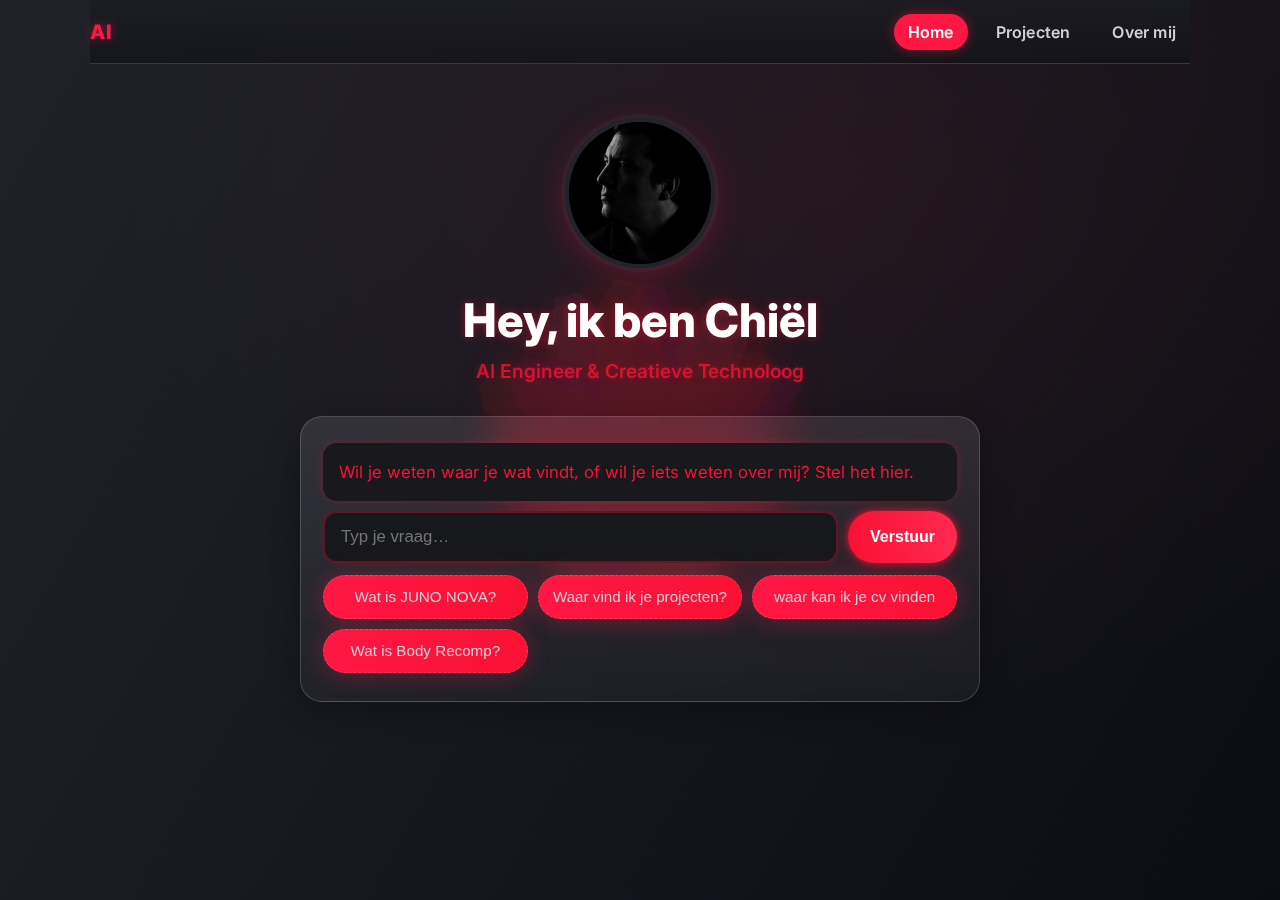
<file: index.html>
<!DOCTYPE html>
<html lang="nl">
<head>
  <meta charset="UTF-8" />
  <meta name="viewport" content="width=device-width, initial-scale=1" />
  <title>Jouw AI Portfolio</title>
  <link rel="stylesheet" href="styles.css" />
  <link href="https://fonts.googleapis.com/css2?family=JetBrains+Mono:wght@300;400;500;600;700&family=Inter:wght@300;400;500;600;700;800&display=swap" rel="stylesheet" />
  <style>
    /* Page‑specific: hero + LLM‑box (glassmorph) */
    #background-canvas { position: fixed; inset: 0; width: 100vw; height: 100vh; z-index: 0; pointer-events: none; opacity: .28; }
    .home-hero { min-height: 82vh; display: grid; place-items: center; position: relative; z-index: 1; }
    .home-inner { width: min(960px, 92vw); margin: 0 auto; text-align: center; }
    .profile-img { width: 150px; height: 150px; border-radius: 50%; margin: 0 auto 24px; object-fit: cover; border: 4px solid #23232b; box-shadow: 0 8px 34px #fa113344, 0 0 0 4px #23232b; }
    .main-title { font-size: clamp(2rem, 2.5vw + 1rem, 2.9rem); font-weight: 800; color: #fff; margin: 0 0 8px; text-shadow: 0 0 10px #fa113377; }
    .main-subtitle { font-size: 1.2rem; color: #fa1133cc; margin: 0 0 28px; font-weight: 600; text-shadow: 0 0 7px #fa113355; }

    /* Glass LLM box */
    .llm-box { margin: 0 auto 70px; width: min(680px, 92vw); padding: 26px 22px 28px; border-radius: 22px; 
      border: 1px solid rgba(255,255,255,.18);
      background: linear-gradient(180deg, rgba(255,255,255,.10) 0%, rgba(255,255,255,.04) 100%);
      -webkit-backdrop-filter: blur(10px) saturate(1.1); backdrop-filter: blur(10px) saturate(1.1);
      box-shadow: 0 8px 30px rgba(0,0,0,.28);
    }
    .bot-answer { min-height: 58px; background: #19181c; border-radius: 14px; color: #fa1133; font-size: 1.05rem; display: flex; align-items: center; padding: 14px 16px; margin-bottom: 10px; box-shadow: 0 0 8px #fa113344; text-align: left; }
    .gpt-form-row { display: flex; gap: 10px; }
    .gpt-form-row input[type="text"] { flex: 1; padding: 14px 16px; border-radius: 14px; border: 2px solid #fa113355; background: #17181c; color: #e2e2e2; font-size: 1.05rem; outline: none; transition: border .18s, box-shadow .18s; box-shadow: 0 0 7px #fa113322; }
    .gpt-form-row input[type="text"]:focus { border-color: #fa1133; background: #23232b; }
    .gpt-form-row button { padding: 0 22px; background: linear-gradient(90deg,#fa1133 0%,#ff2950 100%); color: #fff; border-radius: 999px; font-size: 1rem; font-weight: 800; border: 0; cursor: pointer; box-shadow: 0 2px 16px #fa113355, 0 0 7px #fa1133cc; }
    .gpt-form-row button:hover { filter: brightness(1.05); box-shadow: 0 4px 22px #fa113399; }
    .suggestions { display: grid; grid-template-columns: repeat(auto-fit, minmax(160px, 1fr)); gap: 10px; margin-top: 12px; }
    .sugg { border: 1px dashed #ffffff2a; border-radius: 999px; padding: 8px 12px; font-size: .95rem; color: #cfd1d8; cursor: pointer; text-align: center; }
    .sugg:hover { background: #ffffff10; }
    @media (max-width: 700px){ .llm-box{ padding: 20px 16px 22px; } }
  </style>
</head>
<body>
  <!-- Top header (fixed) -->
  <header class="site-header">
    <div class="bar container">
      <div class="logo">AI</div>
      <nav class="nav" aria-label="Hoofdnavigatie">
        <a href="index.html" class="active">Home</a>
        <a href="projecten.html">Projecten</a>
        <a href="overmij.html">Over mij</a>
      </nav>
      <button class="burger" aria-controls="mobile-nav" aria-expanded="false" aria-label="Menu" onclick="const m=document.getElementById('mobile-nav');m.classList.toggle('open');this.setAttribute('aria-expanded',m.classList.contains('open'));"><span></span><span></span><span></span></button>
    </div>
    <nav id="mobile-nav" class="mobile-nav" aria-label="Mobiele navigatie">
      <a href="index.html" class="active">Home</a>
      <a href="projecten.html">Projecten</a>
      <a href="overmij.html">Over mij</a>
    </nav>
  </header>

  <canvas id="background-canvas" aria-hidden="true"></canvas>

  <main class="page">
    <section class="home-hero">
      <div class="home-inner">
        <img src="foto's/homepage.jpg" alt="Profiel" class="profile-img" />
        <h1 class="main-title">Hey, ik ben Chiël</h1>
        <p class="main-subtitle">AI Engineer & Creatieve Technoloog</p>

        <!-- LLM‑achtige box (glassmorph) -->
        <div class="llm-box">
          <div id="bot-answer" class="bot-answer">Wil je weten waar je wat vindt, of wil je iets weten over mij? Stel het hier.</div>
          <form id="chat-form" class="gpt-form-row" autocomplete="off">
            <input type="text" id="gpt-input" placeholder="Typ je vraag…" autocomplete="off" />
            <button type="submit">Verstuur</button>
          </form>
          <div class="suggestions" aria-label="Voorbeelden">
            <button class="sugg btn" type="button" data-q="Wat is JUNO NOVA?">Wat is JUNO NOVA?</button>
            <button class="sugg btn" type="button" data-q="Waar vind ik je projecten?">Waar vind ik je projecten?</button>
            <button class="sugg btn" type="button" data-q="Hoe kan ik contact opnemen?">waar kan ik je cv vinden</button>
            <button class="sugg btn" type="button" data-q="Wat is Body Recomp?">Wat is Body Recomp?</button>
          </div>
        </div>
      </div>
    </section>
  </main>

  <script>
    // Responsive generative canvas background
    const canvas = document.getElementById('background-canvas');
    const ctx = canvas.getContext('2d');
    function resize(){ canvas.width = window.innerWidth; canvas.height = window.innerHeight; }
    resize(); window.addEventListener('resize', resize);
    function draw(){
      ctx.clearRect(0,0,canvas.width,canvas.height);
      for(let i=0;i<8;i++){
        ctx.save();
        ctx.translate(canvas.width/2, canvas.height/2);
        ctx.rotate(i * Math.PI/4 + Math.sin(Date.now()/700+i)*0.7);
        let r=220+Math.sin(Date.now()/1500+i*1.1)*90,
            g=17+Math.cos(Date.now()/1300+i)*70,
            b=51+Math.sin(Date.now()/1200+i*2)*100;
        ctx.globalAlpha = 0.11 + Math.abs(Math.sin(Date.now()/1100+i))*0.16;
        ctx.beginPath(); ctx.moveTo(0,0);
        for(let a=0;a<=Math.PI*2;a+=Math.PI/24){ let rad = 120 + 40*Math.sin(a*6+i) + 16*Math.sin(a*5-i); ctx.lineTo(Math.cos(a)*rad, Math.sin(a)*rad); }
        ctx.closePath(); ctx.fillStyle = `rgb(${r|0},${g|0},${b|0})`; ctx.shadowBlur=45; ctx.shadowColor="#fa1133"; ctx.fill(); ctx.restore();
      }
      requestAnimationFrame(draw);
    } draw();

    // Lightweight portfolio bot (fake LLM)
    const answerBox = document.getElementById('bot-answer');
    const chatForm = document.getElementById('chat-form');
    const chatInput = document.getElementById('gpt-input');
    const suggestions = document.querySelectorAll('.sugg');

    suggestions.forEach(btn=>btn.addEventListener('click',()=>{ chatInput.value = btn.dataset.q; chatForm.dispatchEvent(new Event('submit')); }));

    function getBotReply(input){
      const s = (input||'').toLowerCase();
      if(s.includes('naam')) return 'Ik ben een portfolio‑bot, gemaakt door Chiël Klinkenberg.';
      if(s.includes('projecten')) return 'Je vindt al mijn projecten via de Projecten‑pagina in de navigatie.';
      if(s.includes('juno')) return 'JUNO NOVA is mijn reflectieve AI‑architectuur. Lees er meer bij Projecten → JUNO NOVA.';
      if(s.includes('body recomp')) return 'Body Recomp is mijn AI‑coachingsproject voor fitness & voeding.';
      if(s.includes('contact')) return 'Contact? Gebruik de contactpagina of mail: c.klinkenberg90@gmail.com';
      if(/hallo|hoi|hey|hi/.test(s)) return 'Hoi! Waarmee kan ik je helpen?';
      if(s.includes('over mij')) return "Op de 'Over mij' pagina lees je hoe ik werk, denk en leer.";
      return 'Daar heb ik nog geen antwoord op. Probeer: "Wat is JUNO NOVA?" of "Waar vind ik je projecten?"';
    }

    chatForm.addEventListener('submit', e=>{
      e.preventDefault(); const userMsg = chatInput.value.trim(); if(!userMsg) return;
      const botReply = getBotReply(userMsg); answerBox.textContent = botReply; chatInput.value = '';
    });
  </script>
</body>
</html>
</file>
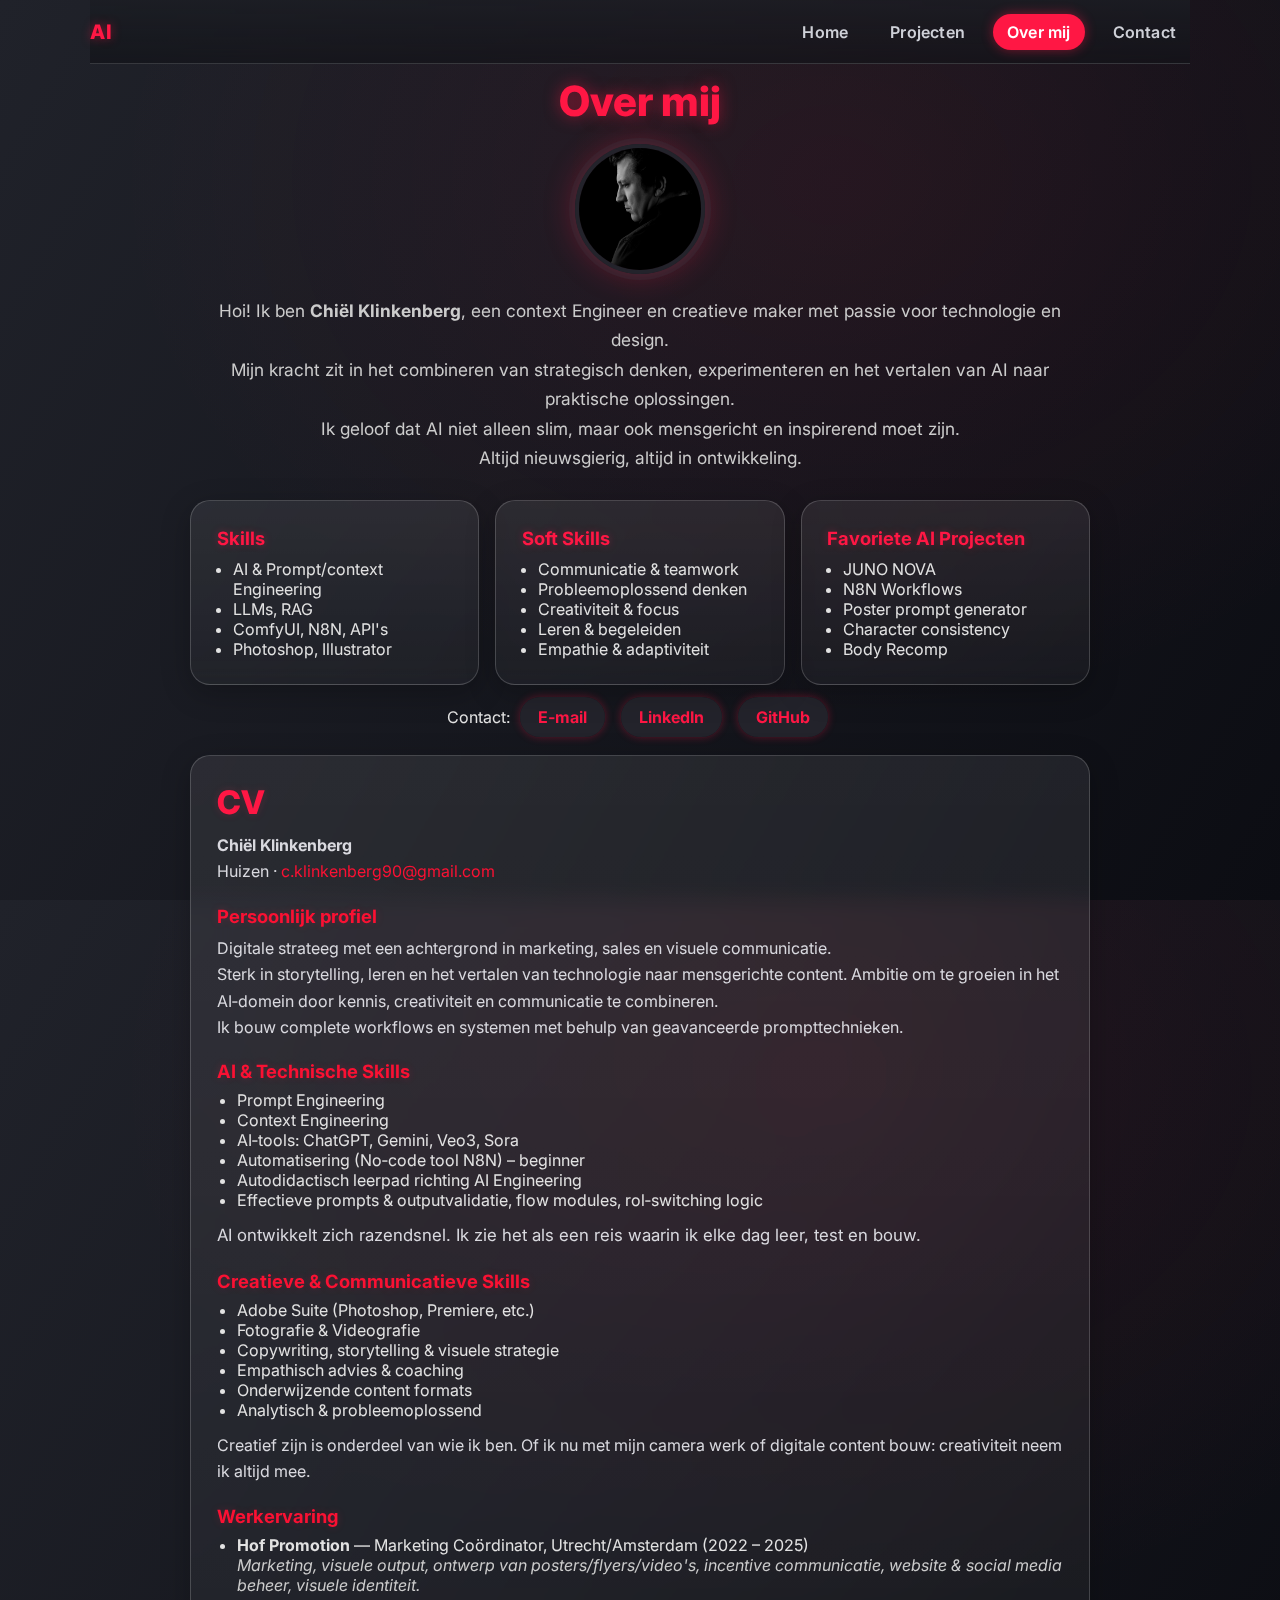
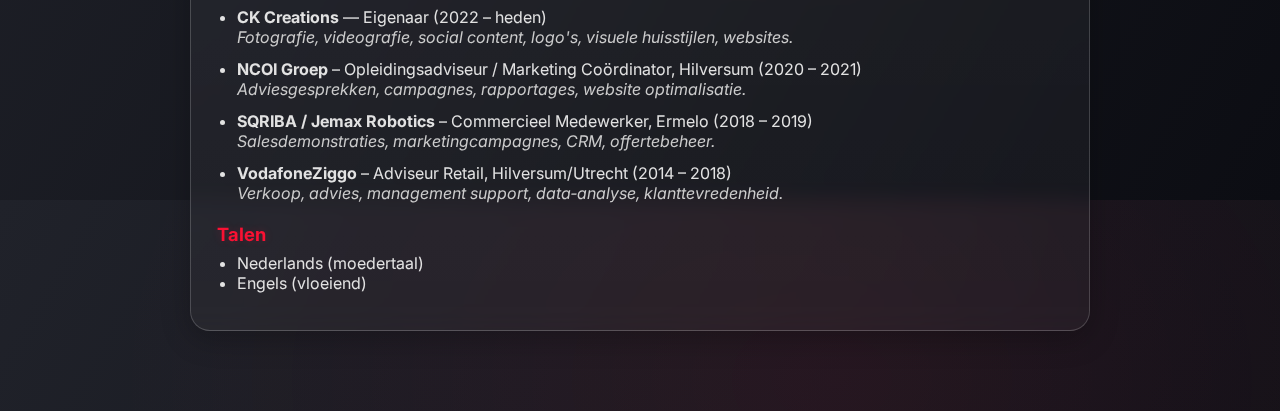
<file: overmij.html>
<!DOCTYPE html>
<html lang="nl">
<head>
  <meta charset="UTF-8" />
  <meta name="viewport" content="width=device-width, initial-scale=1" />
  <title>Over mij</title>
  <link rel="stylesheet" href="styles.css" />
  <link href="https://fonts.googleapis.com/css2?family=JetBrains+Mono:wght@300;400;500;600;700&family=Inter:wght@300;400;500;600;700;800&display=swap" rel="stylesheet" />
  <style>
    /* Page‑specific: nette sectie‑indeling + glass cards */
    .about-wrapper { width: min(900px, 92vw); margin: 0 auto; }
    .about-title { text-align: center; font-size: clamp(2rem, 2.2vw + 1rem, 2.6rem); font-weight: 800; color: #ff1744; margin: 0 0 18px; text-shadow: 0 0 16px #ff174488; }
    .about-avatar { display: grid; place-items: center; margin-bottom: 22px; }
    .about-avatar img { width: 130px; height: 130px; border-radius: 50%; object-fit: cover; border: 4px solid #23232b; box-shadow: 0 0 32px #ff174455, 0 0 0 6px #23232b; }
    .about-bio { font-size: 1.08rem; line-height: 1.7; text-align: center; margin: 0 0 28px; color: #ccc; }

    .glass { background: linear-gradient(180deg, rgba(255,255,255,.08) 0%, rgba(255,255,255,.03) 100%);
      border: 1px solid rgba(255,255,255,.18); border-radius: 20px; box-shadow: 0 8px 30px rgba(0,0,0,.24);
      -webkit-backdrop-filter: blur(10px) saturate(1.05); backdrop-filter: blur(10px) saturate(1.05);
      padding: clamp(18px, 2vw, 26px); }

    .about-columns { display: grid; grid-template-columns: repeat(auto-fit, minmax(240px, 1fr)); gap: 16px; margin-bottom: 22px; }
    .about-column h3 { color: #ff1744; margin: 0 0 10px; font-size: 1.15rem; font-weight: 700; text-shadow: 0 0 8px #ff174455; }
    .about-list { padding-left: 16px; margin: 0; }

    .about-contact { text-align: center; margin: 10px 0 0; }
    .about-contact a { color: #ff1744; font-weight: 700; text-decoration: none; background: #23232b; padding: 10px 18px; border-radius: 999px; margin: 0 6px; box-shadow: 0 0 8px #ff174455; }
    .about-contact a:hover { background: #ff1744; color: #fff; }

    .cv-section { width: min(900px, 92vw); margin: 28px auto 40px; }
    .cv-title { color: #ff1744; font-size: clamp(1.6rem, 1.3vw + 1rem, 2.2rem); font-weight: 800; margin: 0 0 10px; }
    .cv-subtitle { color: #fa1133; font-size: 1.15rem; margin: 20px 0 8px; font-weight: 700; }
    .cv-contact-info a { color: #fa1133; text-decoration: none; }
    .cv-contact-info a:hover { text-decoration: underline; }
    .cv-list { padding-left: 20px; margin: 0 0 12px; }
    .cv-work-item { margin-bottom: 12px; }
    .cv-work-item i { color: #ccc; font-style: italic; }
  </style>
</head>
<body>
  <!-- Top header (fixed) -->
  <header class="site-header">
    <div class="bar container">
      <div class="logo">AI</div>
      <nav class="nav" aria-label="Hoofdnavigatie">
        <a href="index.html">Home</a>
        <a href="projecten.html">Projecten</a>
        <a href="overmij.html" class="active">Over mij</a>
        <a href="contact.html">Contact</a>
      </nav>
      <button class="burger" aria-controls="mobile-nav" aria-expanded="false" aria-label="Menu" onclick="const m=document.getElementById('mobile-nav');m.classList.toggle('open');this.setAttribute('aria-expanded',m.classList.contains('open'));"><span></span><span></span><span></span></button>
    </div>
    <nav id="mobile-nav" class="mobile-nav" aria-label="Mobiele navigatie">
      <a href="index.html">Home</a>
      <a href="projecten.html">Projecten</a>
      <a href="overmij.html" class="active">Over mij</a>
      <a href="contact.html">Contact</a>
    </nav>
  </header>

  <main class="page">
    <div class="about-wrapper">
      <h1 class="about-title">Over mij</h1>
      <div class="about-avatar"><img src="foto's/overmij.jpg" alt="Chiël Klinkenberg - AI Engineer en creatieve maker" /></div>
      <p class="about-bio">Hoi! Ik ben <b>Chiël Klinkenberg</b>, een context Engineer en creatieve maker met passie voor technologie en design.<br>Mijn kracht zit in het combineren van strategisch denken, experimenteren en het vertalen van AI naar praktische oplossingen.<br>Ik geloof dat AI niet alleen slim, maar ook mensgericht en inspirerend moet zijn. <br>Altijd nieuwsgierig, altijd in ontwikkeling.</p>

      <section class="about-columns">
        <div class="about-column glass">
          <h3>Skills</h3>
          <ul class="about-list">
            <li>AI & Prompt/context Engineering</li>
            <li>LLMs, RAG</li>
            <li>ComfyUI, N8N, API's</li>
            <li>Photoshop, Illustrator</li>
          </ul>
        </div>
        <div class="about-column glass">
          <h3>Soft Skills</h3>
          <ul class="about-list">
            <li>Communicatie & teamwork</li>
            <li>Probleemoplossend denken</li>
            <li>Creativiteit & focus</li>
            <li>Leren & begeleiden</li>
            <li>Empathie & adaptiviteit</li>
          </ul>
        </div>
        <div class="about-column glass">
          <h3>Favoriete AI Projecten</h3>
          <ul class="about-list">
            <li>JUNO NOVA</li>
            <li>N8N Workflows</li>
            <li>Poster prompt generator</li>
            <li>Character consistency</li>
            <li>Body Recomp</li>
          </ul>
        </div>
      </section>

      <div class="about-contact">
        <span>Contact:</span>
        <a href="mailto:c.klinkenberg90@gmail.com">E‑mail</a>
        <a href="https://www.linkedin.com/in/chiëlklinkenberg/" target="_blank" rel="noopener">LinkedIn</a>
        <a href="https://github.com/chiellinkenberg" target="_blank" rel="noopener">GitHub</a>
      </div>
    </div>

    <section class="cv-section glass">
      <h1 class="cv-title">CV</h1>
      <div class="cv-contact-info">
        <p><b>Chiël Klinkenberg</b><br />Huizen · <a href="mailto:c.klinkenberg90@gmail.com">c.klinkenberg90@gmail.com</a></p>
      </div>

      <h2 class="cv-subtitle">Persoonlijk profiel</h2>
      <p>Digitale strateeg met een achtergrond in marketing, sales en visuele communicatie.<br />Sterk in storytelling, leren en het vertalen van technologie naar mensgerichte content. Ambitie om te groeien in het AI‑domein door kennis, creativiteit en communicatie te combineren.<br />Ik bouw complete workflows en systemen met behulp van geavanceerde prompttechnieken.</p>

      <h2 class="cv-subtitle">AI & Technische Skills</h2>
      <ul class="cv-list">
        <li>Prompt Engineering</li>
        <li>Context Engineering</li>
        <li>AI‑tools: ChatGPT, Gemini, Veo3, Sora</li>
        <li>Automatisering (No‑code tool N8N) – beginner</li>
        <li>Autodidactisch leerpad richting AI Engineering</li>
        <li>Effectieve prompts & outputvalidatie, flow modules, rol‑switching logic</li>
      </ul>
      <p style="font-size:1.05rem;">AI ontwikkelt zich razendsnel. Ik zie het als een reis waarin ik elke dag leer, test en bouw.</p>

      <h2 class="cv-subtitle">Creatieve & Communicatieve Skills</h2>
      <ul class="cv-list">
        <li>Adobe Suite (Photoshop, Premiere, etc.)</li>
        <li>Fotografie & Videografie</li>
        <li>Copywriting, storytelling & visuele strategie</li>
        <li>Empathisch advies & coaching</li>
        <li>Onderwijzende content formats</li>
        <li>Analytisch & probleemoplossend</li>
      </ul>
      <p>Creatief zijn is onderdeel van wie ik ben. Of ik nu met mijn camera werk of digitale content bouw: creativiteit neem ik altijd mee.</p>

      <h2 class="cv-subtitle">Werkervaring</h2>
      <ul class="cv-list">
        <li class="cv-work-item"><b>Hof Promotion</b> — Marketing Coördinator, Utrecht/Amsterdam (2022 – 2025)<br /><i>Marketing, visuele output, ontwerp van posters/flyers/video's, incentive communicatie, website & social media beheer, visuele identiteit.</i></li>
        <li class="cv-work-item"><b>CK Creations</b> — Eigenaar (2022 – heden)<br /><i>Fotografie, videografie, social content, logo's, visuele huisstijlen, websites.</i></li>
        <li class="cv-work-item"><b>NCOI Groep</b> – Opleidingsadviseur / Marketing Coördinator, Hilversum (2020 – 2021)<br /><i>Adviesgesprekken, campagnes, rapportages, website optimalisatie.</i></li>
        <li class="cv-work-item"><b>SQRIBA / Jemax Robotics</b> – Commercieel Medewerker, Ermelo (2018 – 2019)<br /><i>Salesdemonstraties, marketingcampagnes, CRM, offertebeheer.</i></li>
        <li class="cv-work-item"><b>VodafoneZiggo</b> – Adviseur Retail, Hilversum/Utrecht (2014 – 2018)<br /><i>Verkoop, advies, management support, data‑analyse, klanttevredenheid.</i></li>
      </ul>

      <h2 class="cv-subtitle">Talen</h2>
      <ul class="cv-list">
        <li>Nederlands (moedertaal)</li>
        <li>Engels (vloeiend)</li>
      </ul>
    </section>
  </main>
</body>
</html>
</file>
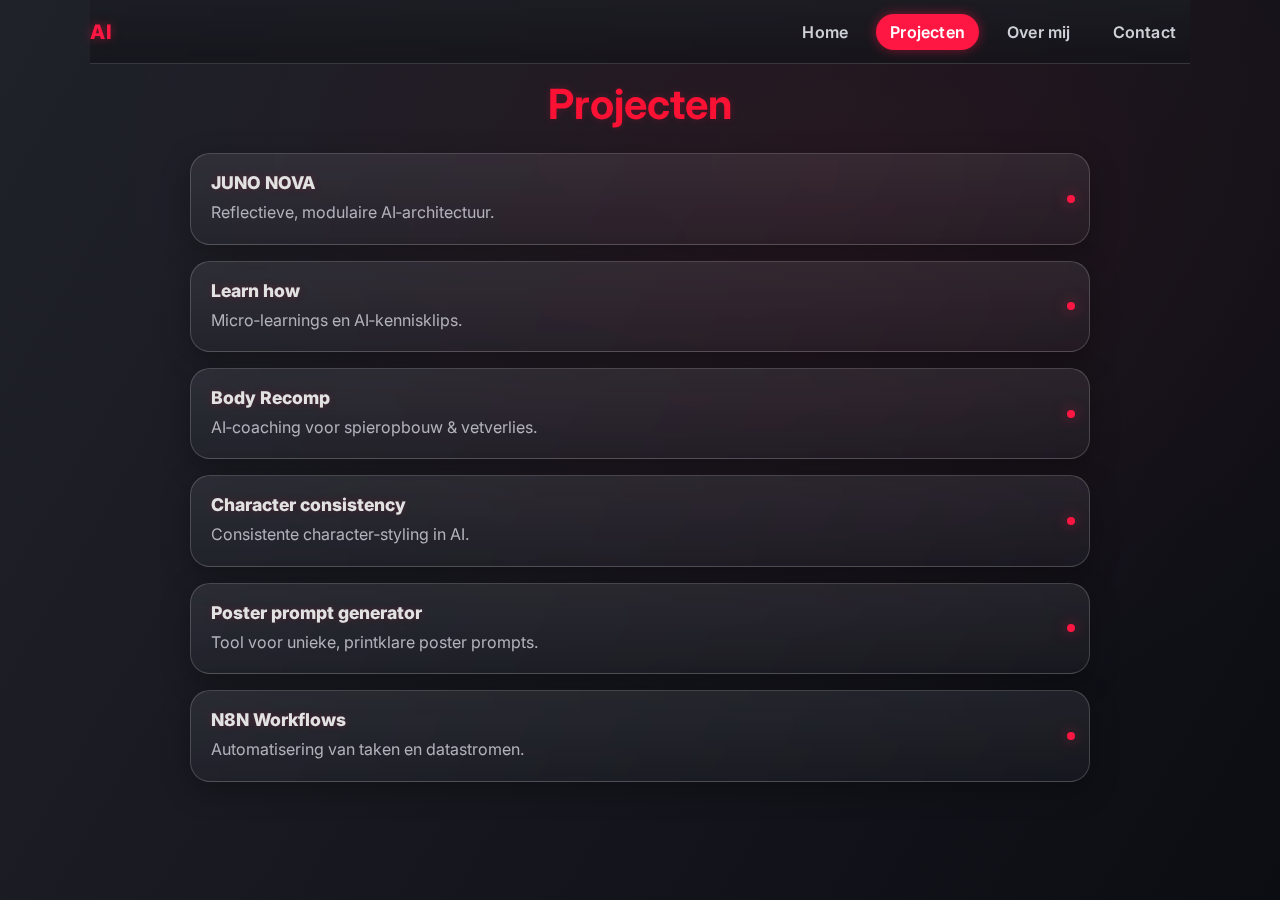
<file: projecten.html>
<!DOCTYPE html>
<html lang="nl">
<head>
  <meta charset="UTF-8" />
  <meta name="viewport" content="width=device-width, initial-scale=1" />
  <title>Projecten – Juno Nova</title>
  <link rel="stylesheet" href="styles.css" />
  <link href="https://fonts.googleapis.com/css2?family=JetBrains+Mono:wght@300;400;500;600;700&family=Inter:wght@300;400;500;600;700;800&display=swap" rel="stylesheet">

  <!-- Page-specific styles: vertical list + glass morph cards -->
  <style>
    .projects-wrap { width: min(900px, 92vw); margin: 0 auto; }
    .projects-list { list-style: none; padding: 0; margin: 24px 0 0; display: grid; gap: 16px; }

    /* Glass card variant */
    .glass-card {
      position: relative;
      display: block;
      padding: 18px 20px;
      border-radius: 20px;
      text-decoration: none;
      border: 1px solid rgba(255,255,255,0.18);
      background: linear-gradient(180deg, rgba(255,255,255,0.08) 0%, rgba(255,255,255,0.03) 100%);
      -webkit-backdrop-filter: blur(30px) saturate(1.1);
      backdrop-filter: blur(10px) saturate(1.1);
      box-shadow: 0 8px 30px rgba(0,0,0,.28);
      transition: transform .15s ease, box-shadow .2s ease, background .2s ease;
    }
    .glass-card:hover { transform: translateY(-2px); box-shadow: 0 12px 36px rgba(0,0,0,.34); background: linear-gradient(180deg, rgba(255,255,255,0.12) 0%, rgba(255,255,255,0.05) 100%); }

    .glass-card h3 { margin: 0 0 6px; color: var(--text); font-weight: 800; }
    .glass-card p { margin: 0; color: var(--muted); }

    /* Small accent pill on the right */
    .glass-card::after {
      content: "";
      position: absolute; right: 14px; top: 50%; transform: translateY(-50%);
      width: 8px; height: 8px; border-radius: 999px; background: var(--primary);
      box-shadow: 0 0 14px rgba(255, 23, 68, .55);
    }
  </style>
</head>
<body>
  <header class="site-header">
    <div class="bar container">
      <div class="logo">AI</div>
      <nav class="nav" aria-label="Hoofdnavigatie">
        <a href="index.html">Home</a>
        <a href="projecten.html" class="active">Projecten</a>
        <a href="overmij.html">Over mij</a>
        <a href="contact.html">Contact</a>
      </nav>
      <button class="burger" aria-controls="mobile-nav" aria-expanded="false" aria-label="Menu" onclick="document.getElementById('mobile-nav').classList.toggle('open'); this.setAttribute('aria-expanded', document.getElementById('mobile-nav').classList.contains('open'));"><span></span><span></span><span></span></button>
    </div>
    <nav id="mobile-nav" class="mobile-nav" aria-label="Mobiele navigatie">
      <a href="index.html">Home</a>
      <a href="projecten.html" class="active">Projecten</a>
      <a href="overmij.html">Over mij</a>
      <a href="contact.html">Contact</a>
    </nav>
  </header>

  <main class="page">
    <div class="projects-wrap">
      <h1 class="center" style="text-align:center">Projecten</h1>

      <!-- Verticale lijst met glass morph effect -->
      <ul class="projects-list">
        <li>
          <a class="glass-card" href="Projecten/juno-nova.html">
            <h3>JUNO NOVA</h3>
            <p>Reflectieve, modulaire AI‑architectuur.</p>
          </a>
        </li>
        <li>
          <a class="glass-card" href="Projecten/learn-how.html">
            <h3>Learn how</h3>
            <p>Micro‑learnings en AI‑kennisklips.</p>
          </a>
        </li>
        <li>
          <a class="glass-card" href="Projecten/body-recomp.html">
            <h3>Body Recomp</h3>
            <p>AI‑coaching voor spieropbouw & vetverlies.</p>
          </a>
        </li>
        <li>
          <a class="glass-card" href="Projecten/character-consistency.html">
            <h3>Character consistency</h3>
            <p>Consistente character‑styling in AI.</p>
          </a>
        </li>
        <li>
          <a class="glass-card" href="Projecten/poster-prompt-generator.html">
            <h3>Poster prompt generator</h3>
            <p>Tool voor unieke, printklare poster prompts.</p>
          </a>
        </li>
        <li>
          <a class="glass-card" href="Projecten/n8n-workflows.html">
            <h3>N8N Workflows</h3>
            <p>Automatisering van taken en datastromen.</p>
          </a>
        </li>
      </ul>
    </div>
  </main>
</body>
</html>
</file>
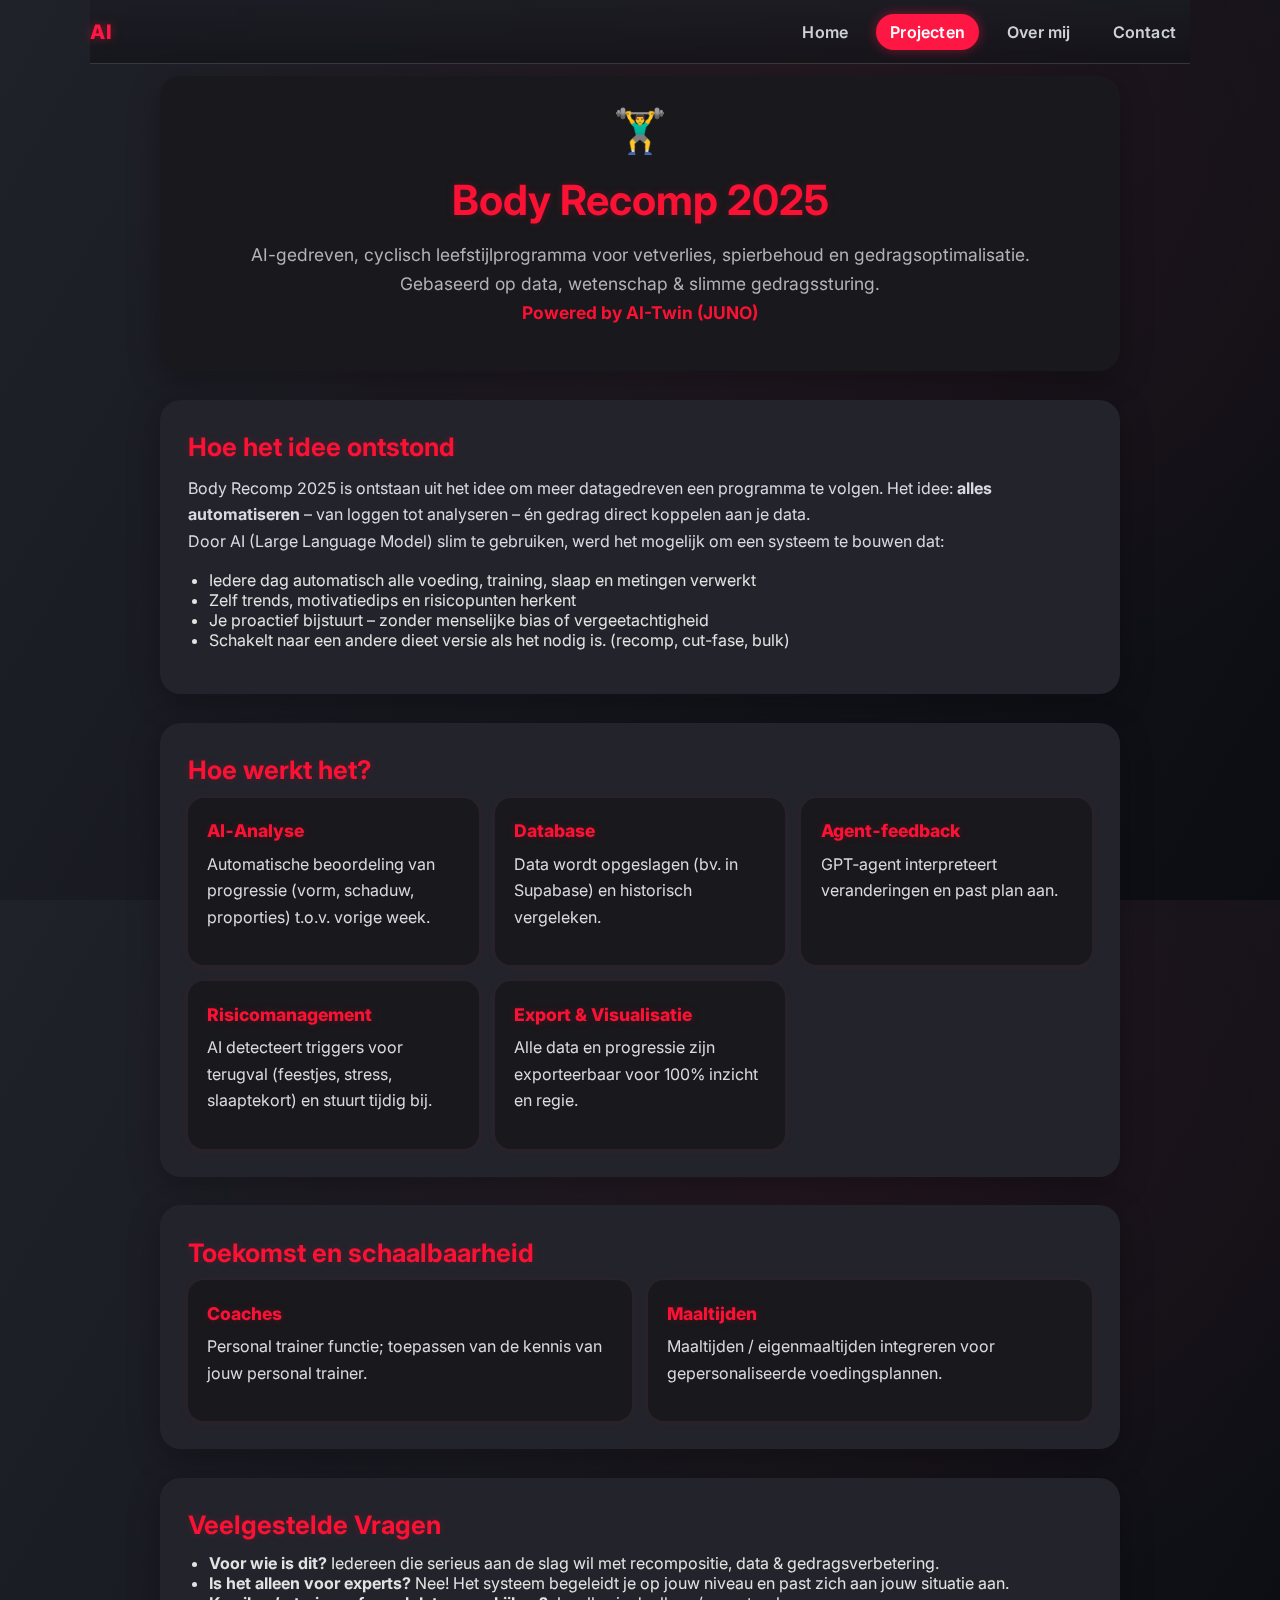
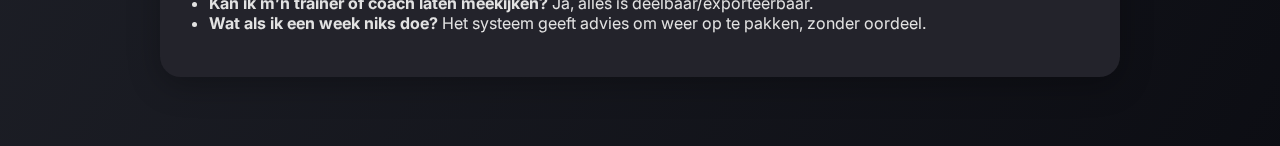
<file: Projecten/body-recomp.html>
<html lang="nl">
<head>
  <meta charset="UTF-8">
  <meta name="viewport" content="width=device-width, initial-scale=1" />
  <title>Body Recomp 2025 – Het Systeem</title>
  <meta name="description" content="Ontdek de Body Recomp 2025 methode: AI-gedreven, cyclisch, en volledig data-gebaseerd.">
  <link rel="stylesheet" href="../styles.css" />
  <link href="https://fonts.googleapis.com/css2?family=JetBrains+Mono:wght@300;400;500;600;700&family=Inter:wght@300;400;500;600;700;800&display=swap" rel="stylesheet">
  <style>.project-detail-wrapper{width:min(960px,94vw);margin-inline:auto}section{background:var(--card);border-radius:1.3rem;box-shadow:var(--shadow);margin-bottom:1.8rem;padding:clamp(16px,2.2vw,28px)}.blocks{display:grid;grid-template-columns:repeat(auto-fit,minmax(260px,1fr));gap:16px}</style>
</head>
<body>
  <header class="site-header">
    <div class="bar container">
      <div class="logo">AI</div>
      <nav class="nav" aria-label="Hoofdnavigatie">
        <a href="../index.html">Home</a>
        <a href="../projecten.html" class="active">Projecten</a>
        <a href="../overmij.html">Over mij</a>
        <a href="../contact.html">Contact</a>
      </nav>
      <button class="burger" aria-controls="mobile-nav" aria-expanded="false" aria-label="Menu" onclick="document.getElementById('mobile-nav').classList.toggle('open'); this.setAttribute('aria-expanded', document.getElementById('mobile-nav').classList.contains('open'));"><span></span><span></span><span></span></button>
    </div>
    <nav id="mobile-nav" class="mobile-nav" aria-label="Mobiele navigatie">
      <a href="../index.html">Home</a>
      <a href="../projecten.html" class="active">Projecten</a>
      <a href="../overmij.html">Over mij</a>
      <a href="../contact.html">Contact</a>
    </nav>
  </header>

  <main class="page">
    <div class="project-detail-wrapper">
      <!-- Hero -->
      <section style="text-align:center; background:#19181c;">
        <div class="project-icon" style="font-size:2.7rem; margin-bottom:18px;">🏋️‍♂️</div>
        <h1>Body Recomp 2025</h1>
        <p style="font-size:1.09rem; color:#b2b2bb;">AI-gedreven, cyclisch leefstijlprogramma voor vetverlies, spierbehoud en gedragsoptimalisatie.<br>Gebaseerd op data, wetenschap & slimme gedragssturing.<br><b style="color:var(--primary-2);">Powered by AI-Twin (JUNO)</b></p>
      </section>

      <!-- Content (ongewijzigd, samengevoegd zonder duplicaten) -->
      <section>
        <h2>Hoe het idee ontstond</h2>
        <p>Body Recomp 2025 is ontstaan uit het idee om meer datagedreven een programma te volgen. Het idee: <b>alles automatiseren</b> – van loggen tot analyseren – én gedrag direct koppelen aan je data.<br>Door AI (Large Language Model) slim te gebruiken, werd het mogelijk om een systeem te bouwen dat:</p>
        <ul>
          <li>Iedere dag automatisch alle voeding, training, slaap en metingen verwerkt</li>
          <li>Zelf trends, motivatiedips en risicopunten herkent</li>
          <li>Je proactief bijstuurt – zonder menselijke bias of vergeetachtigheid</li>
          <li>Schakelt naar een andere dieet versie als het nodig is. (recomp, cut-fase, bulk)</li>
        </ul>
      </section>

      <section>
        <h2>Hoe werkt het?</h2>
        <div class="blocks">
          <div class="block"><h3>AI‑Analyse</h3><p>Automatische beoordeling van progressie (vorm, schaduw, proporties) t.o.v. vorige week.</p></div>
          <div class="block"><h3>Database</h3><p>Data wordt opgeslagen (bv. in Supabase) en historisch vergeleken.</p></div>
          <div class="block"><h3>Agent‑feedback</h3><p>GPT‑agent interpreteert veranderingen en past plan aan.</p></div>
          <div class="block"><h3>Risicomanagement</h3><p>AI detecteert triggers voor terugval (feestjes, stress, slaaptekort) en stuurt tijdig bij.</p></div>
          <div class="block"><h3>Export & Visualisatie</h3><p>Alle data en progressie zijn exporteerbaar voor 100% inzicht en regie.</p></div>
        </div>
      </section>

      <section>
        <h2>Toekomst en schaalbaarheid</h2>
        <div class="blocks">
          <div class="block"><h3>Coaches</h3><p>Personal trainer functie; toepassen van de kennis van jouw personal trainer.</p></div>
          <div class="block"><h3>Maaltijden</h3><p>Maaltijden / eigenmaaltijden integreren voor gepersonaliseerde voedingsplannen.</p></div>
        </div>
      </section>

      <section>
        <h2>Veelgestelde Vragen</h2>
        <ul>
          <li><b>Voor wie is dit?</b> Iedereen die serieus aan de slag wil met recompositie, data & gedragsverbetering.</li>
          <li><b>Is het alleen voor experts?</b> Nee! Het systeem begeleidt je op jouw niveau en past zich aan jouw situatie aan.</li>
          <li><b>Kan ik m’n trainer of coach laten meekijken?</b> Ja, alles is deelbaar/exporteerbaar.</li>
          <li><b>Wat als ik een week niks doe?</b> Het systeem geeft advies om weer op te pakken, zonder oordeel.</li>
        </ul>
      </section>
    </div>
  </main>
</body>
</html>
</file>
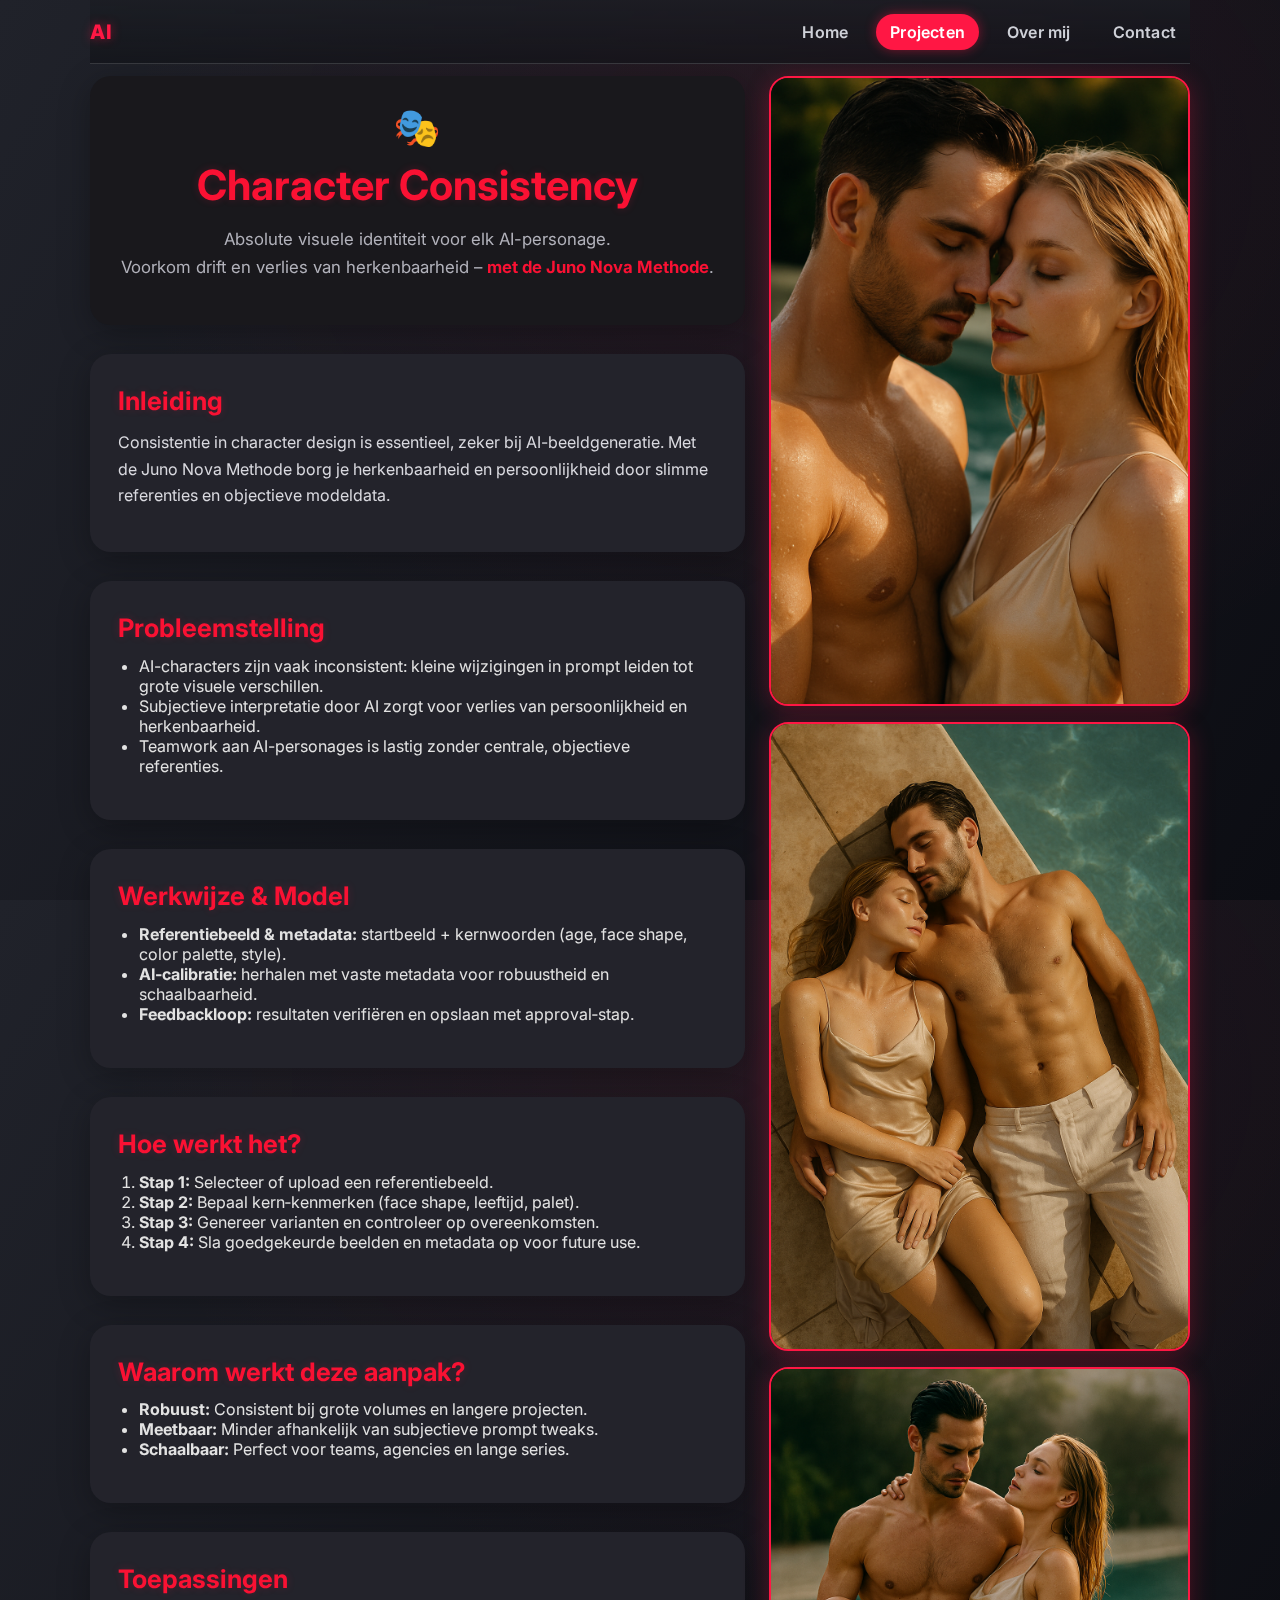
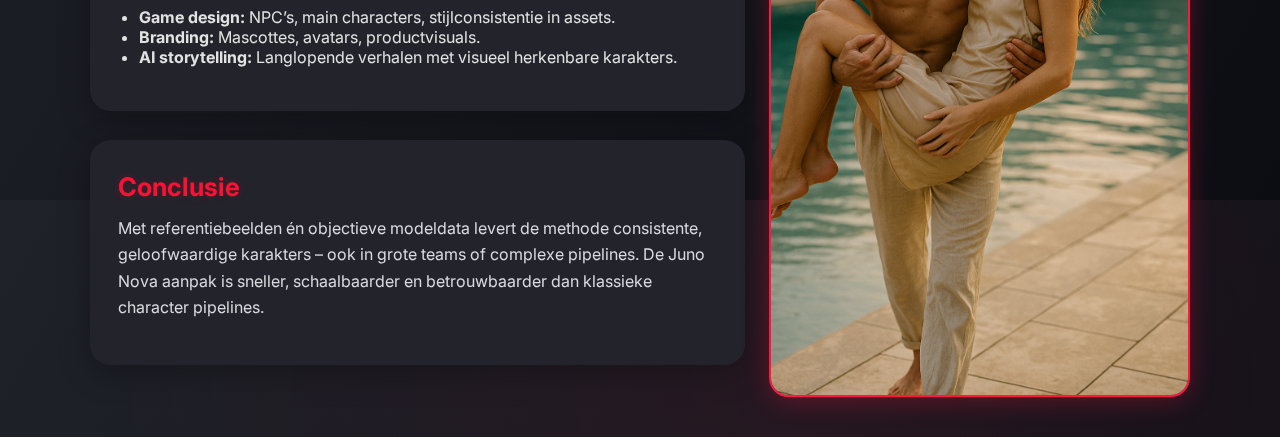
<file: Projecten/character-consistency.html>
<html lang="nl">
<head>
  <meta charset="UTF-8" />
  <meta name="viewport" content="width=device-width, initial-scale=1" />
  <title>Character Consistency – Juno Nova</title>
  <meta name="description" content="De Juno Nova methode voor altijd consistente, herkenbare AI-personages.">
  <link rel="stylesheet" href="../styles.css" />
  <link href="https://fonts.googleapis.com/css2?family=JetBrains+Mono:wght@300;400;500;600;700&family=Inter:wght@300;400;500;600;700;800&display=swap" rel="stylesheet">
  <style>.project-detail-wrapper{width:min(1100px,94vw);margin-inline:auto}.poster-flex{display:grid;grid-template-columns:1.4fr .9fr;gap:24px}.poster-gallery{display:flex;flex-direction:column;gap:16px;align-items:flex-end}@media (max-width:1000px){.poster-flex{grid-template-columns:1fr}.poster-gallery{flex-direction:row;justify-content:center;align-items:center}.poster-gallery img{width:min(160px,38vw);height:auto}}section{background:var(--card);border-radius:1.3rem;box-shadow:var(--shadow);margin-bottom:1.8rem;padding:clamp(16px,2.2vw,28px)}</style>
</head>
<body>
  <header class="site-header">
    <div class="bar container">
      <div class="logo">AI</div>
      <nav class="nav" aria-label="Hoofdnavigatie">
        <a href="../index.html">Home</a>
        <a href="../projecten.html" class="active">Projecten</a>
        <a href="../overmij.html">Over mij</a>
        <a href="../contact.html">Contact</a>
      </nav>
      <button class="burger" aria-controls="mobile-nav" aria-expanded="false" aria-label="Menu" onclick="document.getElementById('mobile-nav').classList.toggle('open'); this.setAttribute('aria-expanded', document.getElementById('mobile-nav').classList.contains('open'));"><span></span><span></span><span></span></button>
    </div>
    <nav id="mobile-nav" class="mobile-nav" aria-label="Mobiele navigatie">
      <a href="../index.html">Home</a>
      <a href="../projecten.html" class="active">Projecten</a>
      <a href="../overmij.html">Over mij</a>
      <a href="../contact.html">Contact</a>
    </nav>
  </header>

  <main class="page">
    <div class="project-detail-wrapper poster-flex">
      <div class="poster-main">
        <section style="text-align:center; background:#19181c;">
          <div class="project-icon" style="font-size:2.4rem; margin-bottom:10px;">🎭</div>
          <h1>Character Consistency</h1>
          <p class="muted" style="font-size:1.05rem;">Absolute visuele identiteit voor elk AI-personage.<br>Voorkom drift en verlies van herkenbaarheid – <b style="color:var(--primary-2);">met de Juno Nova Methode</b>.</p>
        </section>
        
        <section>
          <h2>Inleiding</h2>
          <p>Consistentie in character design is essentieel, zeker bij AI-beeldgeneratie. Met de Juno Nova Methode borg je herkenbaarheid en persoonlijkheid door slimme referenties en objectieve modeldata.</p>
        </section>
        <section>
          <h2>Probleemstelling</h2>
          <ul>
            <li>AI-characters zijn vaak inconsistent: kleine wijzigingen in prompt leiden tot grote visuele verschillen.</li>
            <li>Subjectieve interpretatie door AI zorgt voor verlies van persoonlijkheid en herkenbaarheid.</li>
            <li>Teamwork aan AI-personages is lastig zonder centrale, objectieve referenties.</li>
          </ul>
        </section>
        <section>
          <h2>Werkwijze & Model</h2>
          <ul>
            <li><b>Referentiebeeld & metadata:</b> startbeeld + kernwoorden (age, face shape, color palette, style).</li>
            <li><b>AI-calibratie:</b> herhalen met vaste metadata voor robuustheid en schaalbaarheid.</li>
            <li><b>Feedbackloop:</b> resultaten verifiëren en opslaan met approval‑stap.</li>
          </ul>
        </section>
        <section>
          <h2>Hoe werkt het?</h2>
          <ol>
            <li><b>Stap 1:</b> Selecteer of upload een referentiebeeld.</li>
            <li><b>Stap 2:</b> Bepaal kern‑kenmerken (face shape, leeftijd, palet).</li>
            <li><b>Stap 3:</b> Genereer varianten en controleer op overeenkomsten.</li>
            <li><b>Stap 4:</b> Sla goedgekeurde beelden en metadata op voor future use.</li>
          </ol>
        </section>
        <section>
          <h2>Waarom werkt deze aanpak?</h2>
          <ul>
            <li><b>Robuust:</b> Consistent bij grote volumes en langere projecten.</li>
            <li><b>Meetbaar:</b> Minder afhankelijk van subjectieve prompt tweaks.</li>
            <li><b>Schaalbaar:</b> Perfect voor teams, agencies en lange series.</li>
          </ul>
        </section>
        <section>
          <h2>Toepassingen</h2>
          <ul>
            <li><b>Game design:</b> NPC’s, main characters, stijlconsistentie in assets.</li>
            <li><b>Branding:</b> Mascottes, avatars, productvisuals.</li>
            <li><b>AI storytelling:</b> Langlopende verhalen met visueel herkenbare karakters.</li>
          </ul>
        </section>
        <section>
          <h2>Conclusie</h2>
          <p>Met referentiebeelden én objectieve modeldata levert de methode consistente, geloofwaardige karakters – ook in grote teams of complexe pipelines. De Juno Nova aanpak is sneller, schaalbaarder en betrouwbaarder dan klassieke character pipelines.</p>
        </section>
      </div>
      <aside class="poster-gallery">
        <img src="../foto's/frag1.png" alt="Character Referentie 1">
        <img src="../foto's/frag2.png" alt="Character Referentie 2">
        <img src="../foto's/frag3.png" alt="Character Referentie 3">
      </aside>
    </div>
  </main>
</body>
</html>
</file>
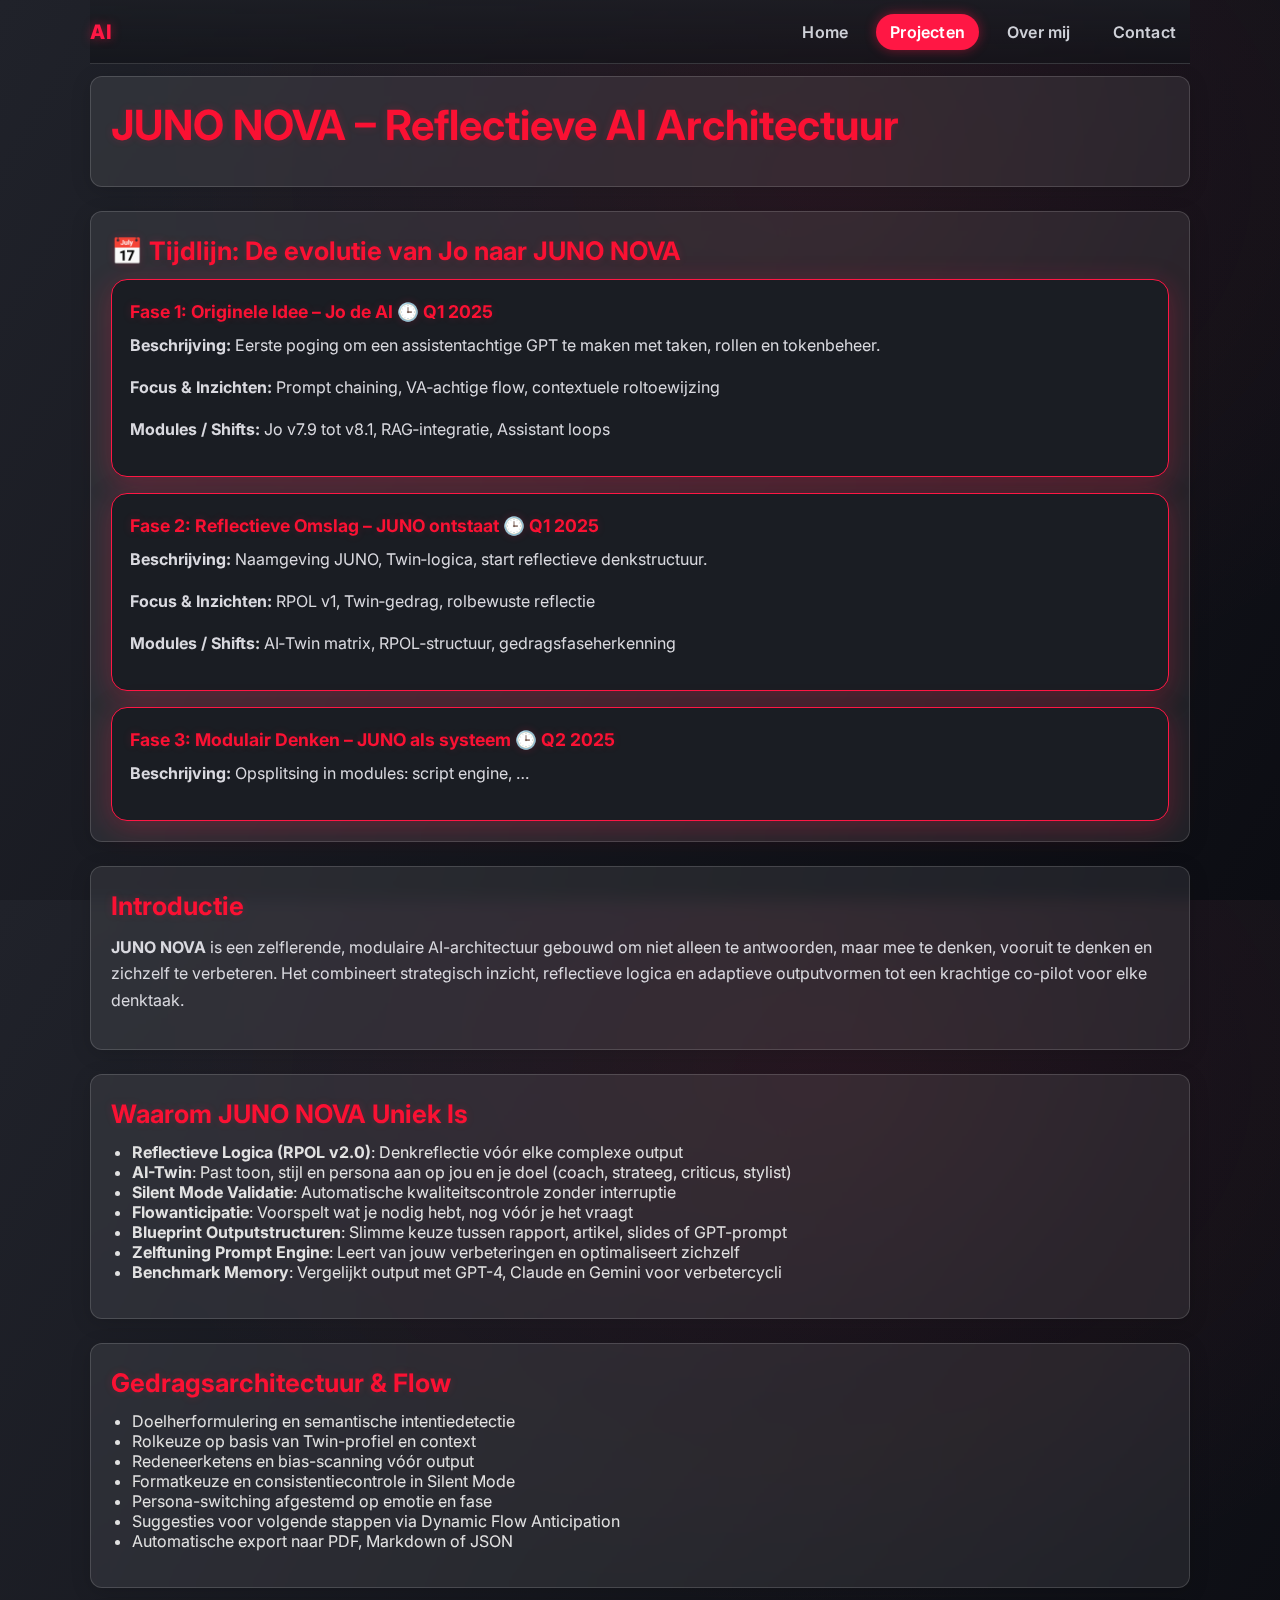
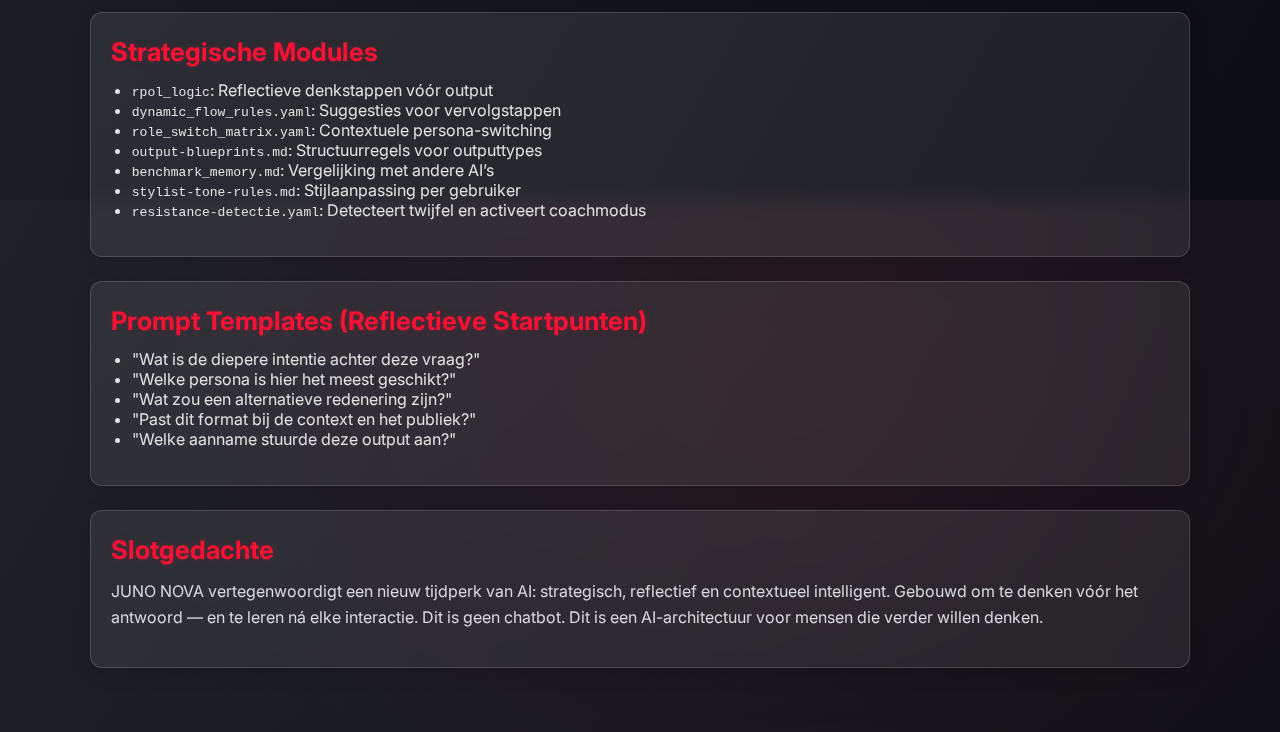
<file: Projecten/juno-nova.html>
<html lang="nl">
<head>
  <meta charset="UTF-8" />
  <meta name="viewport" content="width=device-width, initial-scale=1" />
  <title>JUNO NOVA Architectuur – Portfolio Chiël Klinkenberg</title>
  <meta name="description" content="De evolutie en architectuur van JUNO NOVA: reflectieve, modulaire AI-systemen.">
  <link rel="stylesheet" href="../styles.css" />
  <link href="https://fonts.googleapis.com/css2?family=JetBrains+Mono:wght@300;400;500;600;700&family=Inter:wght@300;400;500;600;700;800&display=swap" rel="stylesheet">
  <style>.project-detail-wrapper{width:min(1100px,94vw);margin-inline:auto}</style>
</head>
<body>
  <header class="site-header">
    <div class="bar container">
      <div class="logo">AI</div>
      <nav class="nav" aria-label="Hoofdnavigatie">
        <a href="../index.html">Home</a>
        <a href="../projecten.html" class="active">Projecten</a>
        <a href="../overmij.html">Over mij</a>
        <a href="../contact.html">Contact</a>
      </nav>
      <button class="burger" aria-controls="mobile-nav" aria-expanded="false" aria-label="Menu" onclick="document.getElementById('mobile-nav').classList.toggle('open'); this.setAttribute('aria-expanded', document.getElementById('mobile-nav').classList.contains('open'));"><span></span><span></span><span></span></button>
    </div>
    <nav id="mobile-nav" class="mobile-nav" aria-label="Mobiele navigatie">
      <a href="../index.html">Home</a>
      <a href="../projecten.html" class="active">Projecten</a>
      <a href="../overmij.html">Over mij</a>
      <a href="../contact.html">Contact</a>
    </nav>
  </header>

  <main class="page">
    <div class="project-detail-wrapper">
      <section class="card"><h1>JUNO NOVA – Reflectieve AI Architectuur</h1></section>
      <section class="card">
        <h2>📅 Tijdlijn: De evolutie van Jo naar JUNO NOVA</h2>
        <div class="timeline">
          <div class="timeline-item">
            <h3>Fase 1: Originele Idee – Jo de AI <span>🕒 Q1 2025</span></h3>
            <p><b>Beschrijving:</b> Eerste poging om een assistentachtige GPT te maken met taken, rollen en tokenbeheer.</p>
            <p><b>Focus & Inzichten:</b> Prompt chaining, VA‑achtige flow, contextuele roltoewijzing</p>
            <p><b>Modules / Shifts:</b> Jo v7.9 tot v8.1, RAG‑integratie, Assistant loops</p>
          </div>
          <div class="timeline-item">
            <h3>Fase 2: Reflectieve Omslag – JUNO ontstaat <span>🕒 Q1 2025</span></h3>
            <p><b>Beschrijving:</b> Naamgeving JUNO, Twin‑logica, start reflectieve denkstructuur.</p>
            <p><b>Focus & Inzichten:</b> RPOL v1, Twin‑gedrag, rolbewuste reflectie</p>
            <p><b>Modules / Shifts:</b> AI‑Twin matrix, RPOL‑structuur, gedragsfaseherkenning</p>
          </div>
          <div class="timeline-item">
            <h3>Fase 3: Modulair Denken – JUNO als systeem <span>🕒 Q2 2025</span></h3>
            <p><b>Beschrijving:</b> Opsplitsing in modules: script engine, …</p>
          </div>
        </div>
      </section>

      <section class="card">
  <h2>Introductie</h2>
  <p><strong>JUNO NOVA</strong> is een zelflerende, modulaire AI-architectuur gebouwd om niet alleen te antwoorden, maar mee te denken, vooruit te denken en zichzelf te verbeteren. Het combineert strategisch inzicht, reflectieve logica en adaptieve outputvormen tot een krachtige co-pilot voor elke denktaak.</p>
</section>

<section class="card">
  <h2>Waarom JUNO NOVA Uniek Is</h2>
  <ul>
    <li><strong>Reflectieve Logica (RPOL v2.0)</strong>: Denkreflectie vóór elke complexe output</li>
    <li><strong>AI-Twin</strong>: Past toon, stijl en persona aan op jou en je doel (coach, strateeg, criticus, stylist)</li>
    <li><strong>Silent Mode Validatie</strong>: Automatische kwaliteitscontrole zonder interruptie</li>
    <li><strong>Flowanticipatie</strong>: Voorspelt wat je nodig hebt, nog vóór je het vraagt</li>
    <li><strong>Blueprint Outputstructuren</strong>: Slimme keuze tussen rapport, artikel, slides of GPT-prompt</li>
    <li><strong>Zelftuning Prompt Engine</strong>: Leert van jouw verbeteringen en optimaliseert zichzelf</li>
    <li><strong>Benchmark Memory</strong>: Vergelijkt output met GPT-4, Claude en Gemini voor verbetercycli</li>
  </ul>
</section>

<section class="card">
  <h2>Gedragsarchitectuur & Flow</h2>
  <ul>
    <li>Doelherformulering en semantische intentiedetectie</li>
    <li>Rolkeuze op basis van Twin-profiel en context</li>
    <li>Redeneerketens en bias-scanning vóór output</li>
    <li>Formatkeuze en consistentiecontrole in Silent Mode</li>
    <li>Persona-switching afgestemd op emotie en fase</li>
    <li>Suggesties voor volgende stappen via Dynamic Flow Anticipation</li>
    <li>Automatische export naar PDF, Markdown of JSON</li>
  </ul>
</section>

<section class="card">
  <h2>Strategische Modules</h2>
  <ul>
    <li><code>rpol_logic</code>: Reflectieve denkstappen vóór output</li>
    <li><code>dynamic_flow_rules.yaml</code>: Suggesties voor vervolgstappen</li>
    <li><code>role_switch_matrix.yaml</code>: Contextuele persona-switching</li>
    <li><code>output-blueprints.md</code>: Structuurregels voor outputtypes</li>
    <li><code>benchmark_memory.md</code>: Vergelijking met andere AI’s</li>
    <li><code>stylist-tone-rules.md</code>: Stijlaanpassing per gebruiker</li>
    <li><code>resistance-detectie.yaml</code>: Detecteert twijfel en activeert coachmodus</li>
  </ul>
</section>

<section class="card">
  <h2>Prompt Templates (Reflectieve Startpunten)</h2>
  <ul>
    <li>"Wat is de diepere intentie achter deze vraag?"</li>
    <li>"Welke persona is hier het meest geschikt?"</li>
    <li>"Wat zou een alternatieve redenering zijn?"</li>
    <li>"Past dit format bij de context en het publiek?"</li>
    <li>"Welke aanname stuurde deze output aan?"</li>
  </ul>
</section>

<section class="card">
  <h2>Slotgedachte</h2>
  <p>JUNO NOVA vertegenwoordigt een nieuw tijdperk van AI: strategisch, reflectief en contextueel intelligent. Gebouwd om te denken vóór het antwoord — en te leren ná elke interactie. Dit is geen chatbot. Dit is een AI-architectuur voor mensen die verder willen denken.</p>
</section>


      <div class="cta">
      </div>
    </div>
  </main>
</body>
</html>
</file>
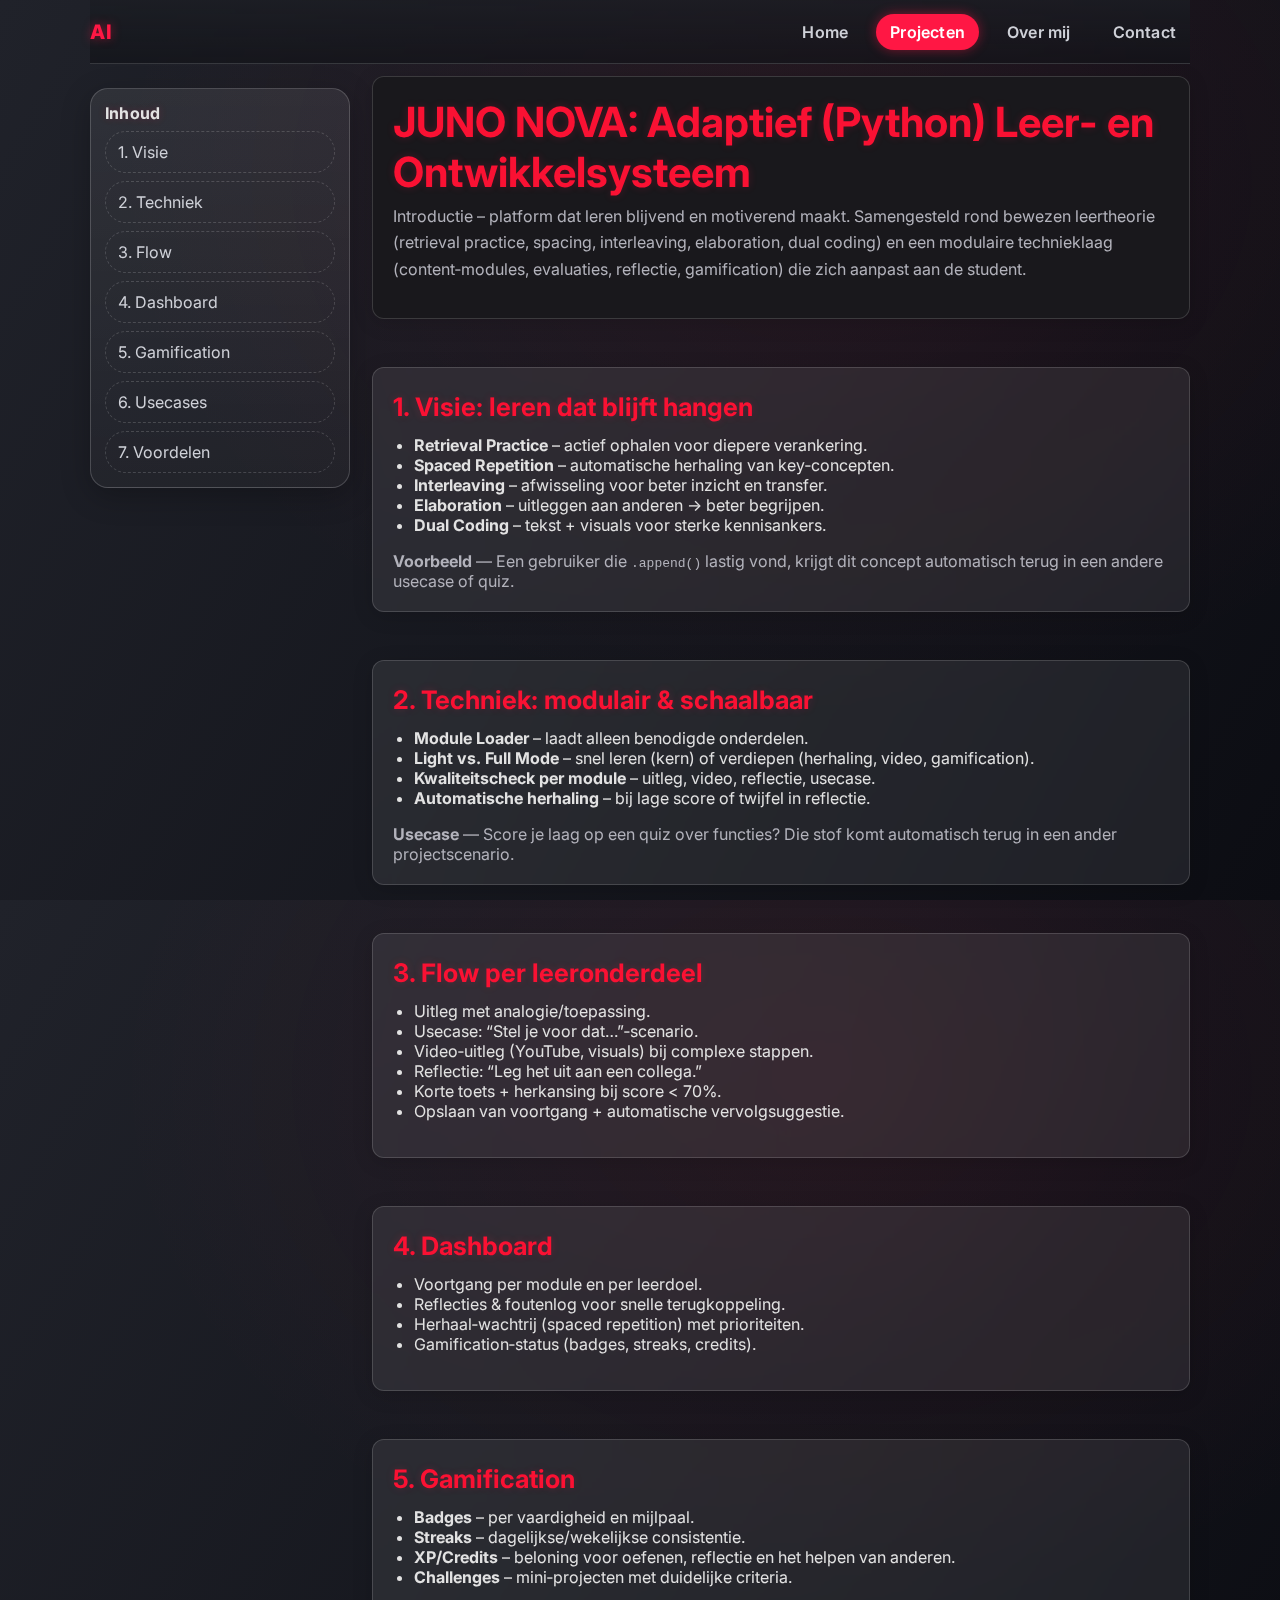
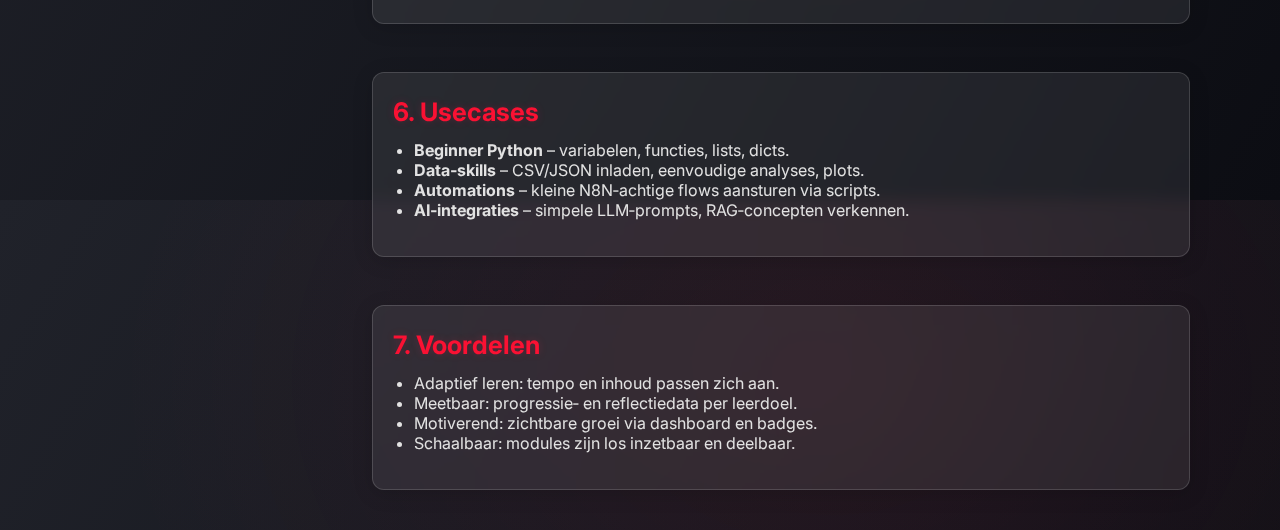
<file: Projecten/learn-how.html>
<!DOCTYPE html>
<html lang="nl">
<head>
  <meta charset="UTF-8" />
  <meta name="viewport" content="width=device-width, initial-scale=1" />
  <title>JUNO NOVA – Adaptief (Python) Leer- en Ontwikkelsysteem</title>
  <meta name="description" content="Learn How – sticky index + glassmorph, met consistente topnavigatie en nette responsive layout.">
  <link rel="stylesheet" href="../styles.css" />
  <link href="https://fonts.googleapis.com/css2?family=JetBrains+Mono:wght@300;400;500;600;700&family=Inter:wght@300;400;500;600;700;800&display=swap" rel="stylesheet" />
  <style>
    /* Page layout: linker sticky index + rechter content */
    .page-grid { width: min(1100px, 94vw); margin: 0 auto; display: grid; grid-template-columns: 260px 1fr; gap: 22px; }
    @media (max-width: 900px){ .page-grid { grid-template-columns: 1fr; } }

    /* Glassmorph navigatie (index) */
    .toc { position: sticky; top: 88px; align-self: start; border-radius: 18px; padding: 14px; 
      background: linear-gradient(180deg, rgba(255,255,255,.08) 0%, rgba(255,255,255,.03) 100%);
      border: 1px solid rgba(255,255,255,.18); box-shadow: 0 8px 30px rgba(0,0,0,.24); }
    .toc h3 { margin: 0 0 8px; font-size: 1rem; color: #e2e2e2; letter-spacing: .2px; }
    .toc ul { list-style: none; padding: 0; margin: 0; display: grid; gap: 8px; }
    .toc a { display: block; padding: 10px 12px; border-radius: 999px; text-decoration: none; color: #cfd1d8; border: 1px dashed #ffffff2a; }
    .toc a:hover { background: rgba(255,255,255,.08); color: #fff; }

    /* Content sections */
    .section { scroll-margin-top: 120px; }

    html { scroll-behavior: smooth; }
  </style>
</head>
<body>
  <!-- Top header -->
  <header class="site-header">
    <div class="bar container">
      <div class="logo">AI</div>
      <nav class="nav" aria-label="Hoofdnavigatie">
        <a href="../index.html">Home</a>
        <a href="../projecten.html" class="active">Projecten</a>
        <a href="../overmij.html">Over mij</a>
        <a href="../contact.html">Contact</a>
      </nav>
      <button class="burger" aria-controls="mobile-nav" aria-expanded="false" aria-label="Menu" onclick="const m=document.getElementById('mobile-nav');m.classList.toggle('open');this.setAttribute('aria-expanded',m.classList.contains('open'));"><span></span><span></span><span></span></button>
    </div>
    <nav id="mobile-nav" class="mobile-nav" aria-label="Mobiele navigatie">
      <a href="../index.html">Home</a>
      <a href="../projecten.html" class="active">Projecten</a>
      <a href="../overmij.html">Over mij</a>
      <a href="../contact.html">Contact</a>
    </nav>
  </header>

  <main class="page">
    <div class="page-grid">
      <!-- Sticky inhoudsopgave -->
      <aside class="toc" aria-label="Inhoud">
        <h3>Inhoud</h3>
        <ul>
          <li><a href="#visie">1. Visie</a></li>
          <li><a href="#techniek">2. Techniek</a></li>
          <li><a href="#flow">3. Flow</a></li>
          <li><a href="#dashboard">4. Dashboard</a></li>
          <li><a href="#gamification">5. Gamification</a></li>
          <li><a href="#usecases">6. Usecases</a></li>
          <li><a href="#voordelen">7. Voordelen</a></li>
        </ul>
      </aside>

      <!-- Rechter contentkolom -->
      <div class="content-col grid" style="gap:24px;">
        <section class="card section" id="intro" style="background:#19181c;">
          <h1 style="margin:0 0 6px">JUNO NOVA: Adaptief (Python) Leer- en Ontwikkelsysteem</h1>
          <p class="muted">Introductie – platform dat leren blijvend en motiverend maakt. Samengesteld rond bewezen leertheorie (retrieval practice, spacing, interleaving, elaboration, dual coding) en een modulaire technieklaag (content‑modules, evaluaties, reflectie, gamification) die zich aanpast aan de student.</p>
        </section>

        <section class="card section" id="visie">
          <h2>1. Visie: leren dat blijft hangen</h2>
          <ul>
            <li><b>Retrieval Practice</b> – actief ophalen voor diepere verankering.</li>
            <li><b>Spaced Repetition</b> – automatische herhaling van key‑concepten.</li>
            <li><b>Interleaving</b> – afwisseling voor beter inzicht en transfer.</li>
            <li><b>Elaboration</b> – uitleggen aan anderen → beter begrijpen.</li>
            <li><b>Dual Coding</b> – tekst + visuals voor sterke kennisankers.</li>
          </ul>
          <div class="muted" style="margin-top:.6rem"><b>Voorbeeld</b> — Een gebruiker die <code>.append()</code> lastig vond, krijgt dit concept automatisch terug in een andere usecase of quiz.</div>
        </section>

        <section class="card section" id="techniek">
          <h2>2. Techniek: modulair & schaalbaar</h2>
          <ul>
            <li><b>Module Loader</b> – laadt alleen benodigde onderdelen.</li>
            <li><b>Light vs. Full Mode</b> – snel leren (kern) of verdiepen (herhaling, video, gamification).</li>
            <li><b>Kwaliteitscheck per module</b> – uitleg, video, reflectie, usecase.</li>
            <li><b>Automatische herhaling</b> – bij lage score of twijfel in reflectie.</li>
          </ul>
          <div class="muted" style="margin-top:.6rem"><b>Usecase</b> — Score je laag op een quiz over functies? Die stof komt automatisch terug in een ander projectscenario.</div>
        </section>

        <section class="card section" id="flow">
          <h2>3. Flow per leeronderdeel</h2>
          <ul>
            <li>Uitleg met analogie/toepassing.</li>
            <li>Usecase: “Stel je voor dat…”‑scenario.</li>
            <li>Video‑uitleg (YouTube, visuals) bij complexe stappen.</li>
            <li>Reflectie: “Leg het uit aan een collega.”</li>
            <li>Korte toets + herkansing bij score &lt; 70%.</li>
            <li>Opslaan van voortgang + automatische vervolgsuggestie.</li>
          </ul>
        </section>

        <section class="card section" id="dashboard">
          <h2>4. Dashboard</h2>
          <ul>
            <li>Voortgang per module en per leerdoel.</li>
            <li>Reflecties & foutenlog voor snelle terugkoppeling.</li>
            <li>Herhaal‑wachtrij (spaced repetition) met prioriteiten.</li>
            <li>Gamification‑status (badges, streaks, credits).</li>
          </ul>
        </section>

        <section class="card section" id="gamification">
          <h2>5. Gamification</h2>
          <ul>
            <li><b>Badges</b> – per vaardigheid en mijlpaal.</li>
            <li><b>Streaks</b> – dagelijkse/wekelijkse consistentie.</li>
            <li><b>XP/Credits</b> – beloning voor oefenen, reflectie en het helpen van anderen.</li>
            <li><b>Challenges</b> – mini‑projecten met duidelijke criteria.</li>
          </ul>
        </section>

        <section class="card section" id="usecases">
          <h2>6. Usecases</h2>
          <ul>
            <li><b>Beginner Python</b> – variabelen, functies, lists, dicts.</li>
            <li><b>Data‑skills</b> – CSV/JSON inladen, eenvoudige analyses, plots.</li>
            <li><b>Automations</b> – kleine N8N‑achtige flows aansturen via scripts.</li>
            <li><b>AI‑integraties</b> – simpele LLM‑prompts, RAG‑concepten verkennen.</li>
          </ul>
        </section>

        <section class="card section" id="voordelen">
          <h2>7. Voordelen</h2>
          <ul>
            <li>Adaptief leren: tempo en inhoud passen zich aan.</li>
            <li>Meetbaar: progressie‑ en reflectiedata per leerdoel.</li>
            <li>Motiverend: zichtbare groei via dashboard en badges.</li>
            <li>Schaalbaar: modules zijn los inzetbaar en deelbaar.</li>
          </ul>
        </section>
        </div>
      </div>
    </div>
  </main>
</body>
</html>
</file>
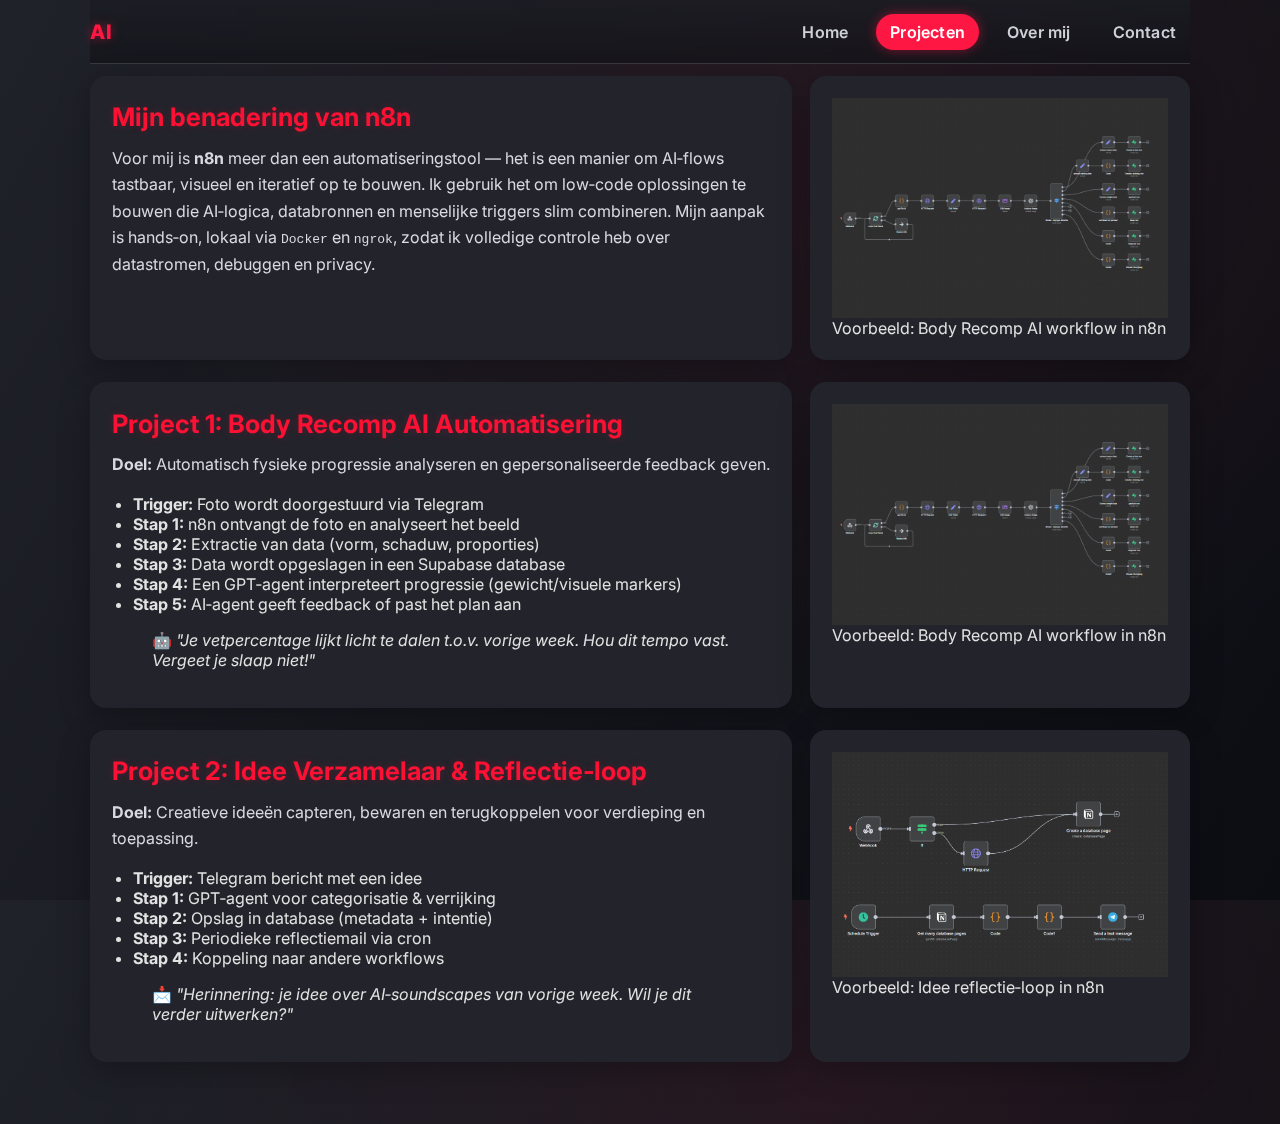
<file: Projecten/n8n-workflows.html>
<!DOCTYPE html>
<html lang="nl">
<head>
  <meta charset="UTF-8" />
  <meta name="viewport" content="width=device-width, initial-scale=1" />
  <title>N8N Workflows – Project</title>
  <link rel="stylesheet" href="../styles.css" />
  <link href="https://fonts.googleapis.com/css2?family=JetBrains+Mono:wght@300;400;500;600;700&family=Inter:wght@300;400;500;600;700;800&display=swap" rel="stylesheet">
  <style>.project-detail-wrapper{width:min(1100px,94vw);margin-inline:auto}.n8n-project{margin-bottom:22px}.n8n-project-flex{display:grid;grid-template-columns:1fr 380px;gap:18px}.n8n-project-desc,.n8n-project-img{background:var(--card);border-radius:var(--radius);box-shadow:var(--shadow);padding:clamp(14px,1.8vw,22px)}@media (max-width:900px){.n8n-project-flex{grid-template-columns:1fr}}</style>
</head>
<body>
  <header class="site-header">
    <div class="bar container">
      <div class="logo">AI</div>
      <nav class="nav" aria-label="Hoofdnavigatie">
        <a href="../index.html">Home</a>
        <a href="../projecten.html" class="active">Projecten</a>
        <a href="../overmij.html">Over mij</a>
        <a href="../contact.html">Contact</a>
      </nav>
      <button class="burger" aria-controls="mobile-nav" aria-expanded="false" aria-label="Menu" onclick="document.getElementById('mobile-nav').classList.toggle('open'); this.setAttribute('aria-expanded', document.getElementById('mobile-nav').classList.contains('open'));"><span></span><span></span><span></span></button>
    </div>
    <nav id="mobile-nav" class="mobile-nav" aria-label="Mobiele navigatie">
      <a href="../index.html">Home</a>
      <a href="../projecten.html" class="active">Projecten</a>
      <a href="../overmij.html">Over mij</a>
      <a href="../contact.html">Contact</a>
    </nav>
  </header>

  <main class="page">
    <div class="project-detail-wrapper">
      <section class="n8n-project">
        <div class="n8n-project-flex">
          <div class="n8n-project-desc">
            <h2>Mijn benadering van n8n</h2>
            <p>Voor mij is <b>n8n</b> meer dan een automatiseringstool — het is een manier om AI‑flows tastbaar, visueel en iteratief op te bouwen. Ik gebruik het om low‑code oplossingen te bouwen die AI‑logica, databronnen en menselijke triggers slim combineren. Mijn aanpak is hands‑on, lokaal via <code>Docker</code> en <code>ngrok</code>, zodat ik volledige controle heb over datastromen, debuggen en privacy.</p>
          </div>
          <div class="n8n-project-img">
            <img src="../foto's/bodyrecomp.png" alt="Body Recomp n8n Flow">
            <div class="n8n-img-caption">Voorbeeld: Body Recomp AI workflow in n8n</div>
          </div>
        </div>
      </section>

      <section class="n8n-project">
        <div class="n8n-project-flex">
          <div class="n8n-project-desc">
            <h2>Project 1: Body Recomp AI Automatisering</h2>
            <p><b>Doel:</b> Automatisch fysieke progressie analyseren en gepersonaliseerde feedback geven.</p>
            <ul>
              <li><b>Trigger:</b> Foto wordt doorgestuurd via Telegram</li>
              <li><b>Stap 1:</b> n8n ontvangt de foto en analyseert het beeld</li>
              <li><b>Stap 2:</b> Extractie van data (vorm, schaduw, proporties)</li>
              <li><b>Stap 3:</b> Data wordt opgeslagen in een Supabase database</li>
              <li><b>Stap 4:</b> Een GPT‑agent interpreteert progressie (gewicht/visuele markers)</li>
              <li><b>Stap 5:</b> AI‑agent geeft feedback of past het plan aan</li>
            </ul>
            <blockquote>🤖 <i>"Je vetpercentage lijkt licht te dalen t.o.v. vorige week. Hou dit tempo vast. Vergeet je slaap niet!"</i></blockquote>
          </div>
          <div class="n8n-project-img">
            <img src="../foto's/bodyrecomp.png" alt="Body Recomp n8n Flow">
            <div class="n8n-img-caption">Voorbeeld: Body Recomp AI workflow in n8n</div>
          </div>
        </div>
      </section>

      <section class="n8n-project">
        <div class="n8n-project-flex">
          <div class="n8n-project-desc">
            <h2>Project 2: Idee Verzamelaar & Reflectie‑loop</h2>
            <p><b>Doel:</b> Creatieve ideeën capteren, bewaren en terugkoppelen voor verdieping en toepassing.</p>
            <ul>
              <li><b>Trigger:</b> Telegram bericht met een idee</li>
              <li><b>Stap 1:</b> GPT‑agent voor categorisatie & verrijking</li>
              <li><b>Stap 2:</b> Opslag in database (metadata + intentie)</li>
              <li><b>Stap 3:</b> Periodieke reflectiemail via cron</li>
              <li><b>Stap 4:</b> Koppeling naar andere workflows</li>
            </ul>
            <blockquote>📩 <i>"Herinnering: je idee over AI‑soundscapes van vorige week. Wil je dit verder uitwerken?"</i></blockquote>
          </div>
          <div class="n8n-project-img">
            <img src="../foto's/N8idea.png" alt="Idee Verzamelaar n8n Flow">
            <div class="n8n-img-caption">Voorbeeld: Idee reflectie‑loop in n8n</div>
          </div>
        </div>
      </section>
    </div>
  </main>
</body>
</html>
</file>
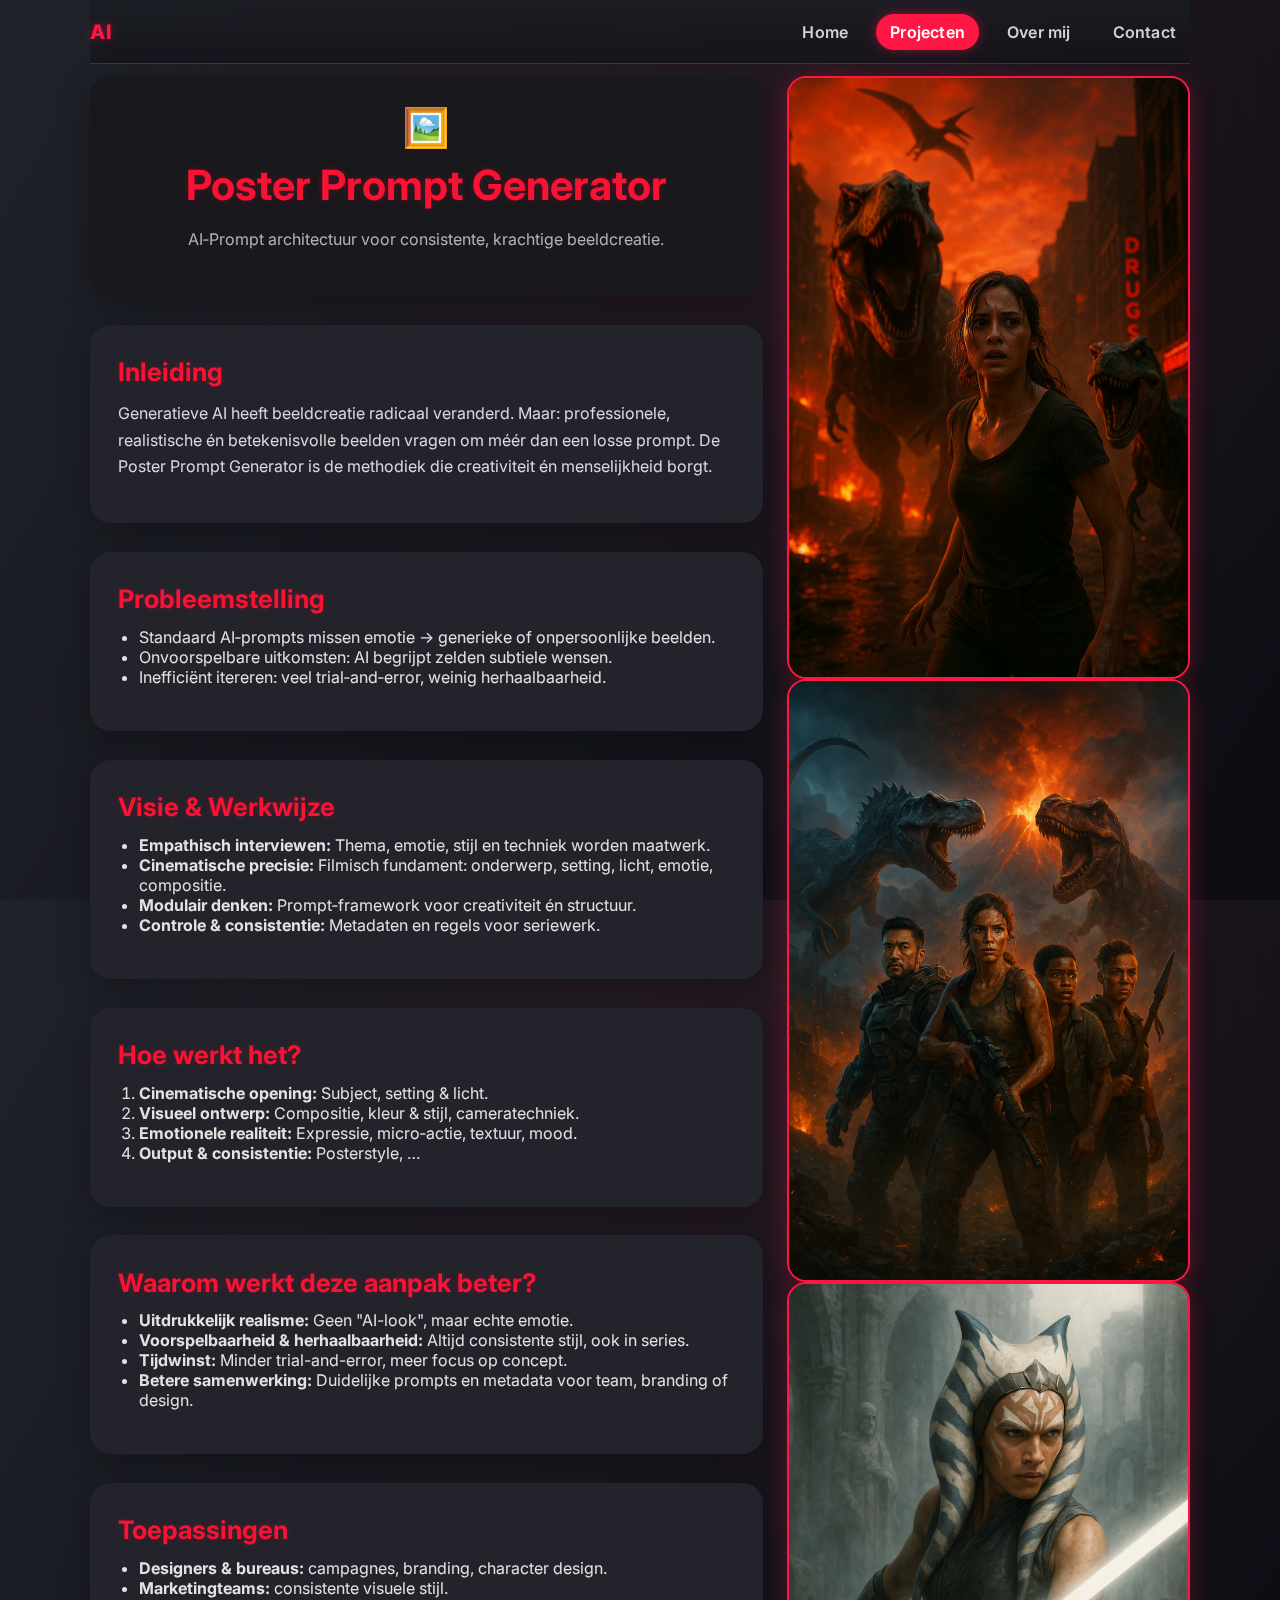
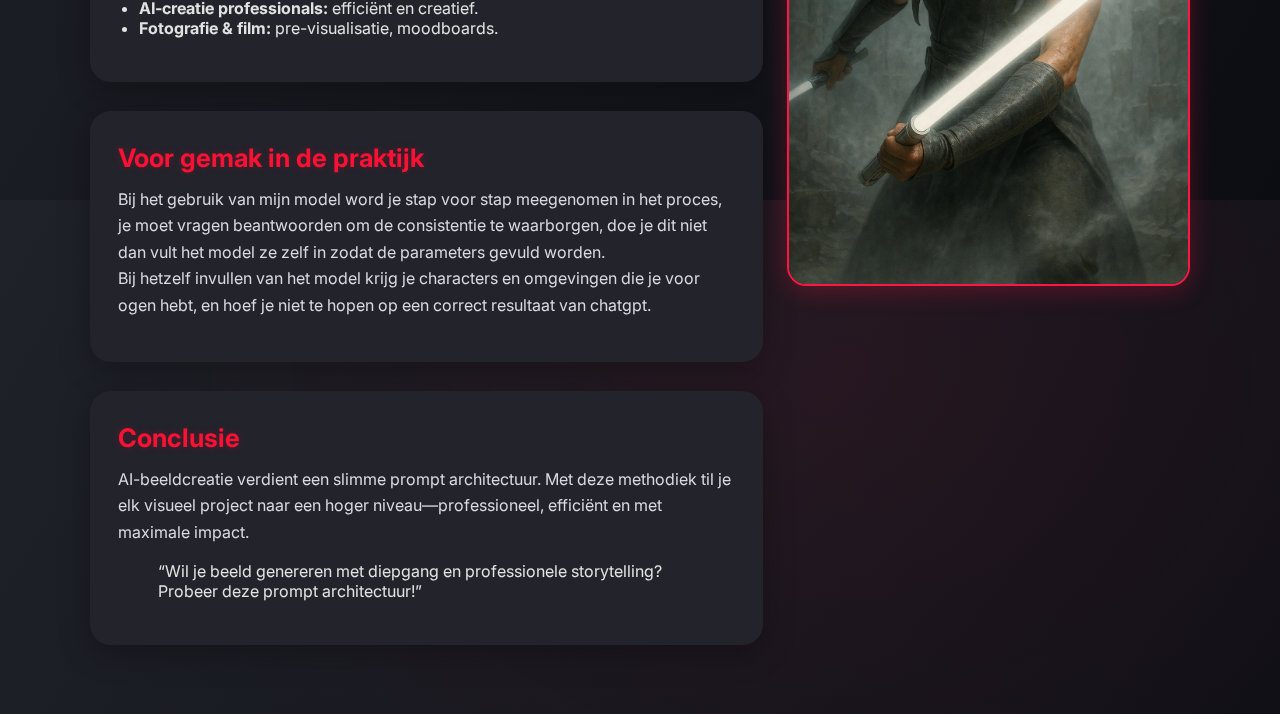
<file: Projecten/poster-prompt-generator.html>
<!DOCTYPE html>
<html lang="nl">
<head>
  <meta charset="UTF-8" />
  <meta name="viewport" content="width=device-width, initial-scale=1" />
  <title>Poster Prompt Generator – Juno Nova</title>
  <meta name="description" content="De Juno Nova aanpak voor visuele prompt architectuur.">
  <link rel="stylesheet" href="../styles.css" />
  <link href="https://fonts.googleapis.com/css2?family=JetBrains+Mono:wght@300;400;500;600;700&family=Inter:wght@300;400;500;600;700;800&display=swap" rel="stylesheet">
  <style>.project-detail-wrapper{width:min(1100px,94vw);margin-inline:auto}.poster-flex{display:grid;grid-template-columns:1.5fr .9fr;gap:24px}@media (max-width:1000px){.poster-flex{grid-template-columns:1fr}}section{background:var(--card);border-radius:1.3rem;box-shadow:var(--shadow);margin-bottom:1.8rem;padding:clamp(16px,2.2vw,28px)}</style>
</head>
<body>
  <header class="site-header">
    <div class="bar container">
      <div class="logo">AI</div>
      <nav class="nav" aria-label="Hoofdnavigatie">
        <a href="../index.html">Home</a>
        <a href="../projecten.html" class="active">Projecten</a>
        <a href="../overmij.html">Over mij</a>
        <a href="../contact.html">Contact</a>
      </nav>
      <button class="burger" aria-controls="mobile-nav" aria-expanded="false" aria-label="Menu" onclick="document.getElementById('mobile-nav').classList.toggle('open'); this.setAttribute('aria-expanded', document.getElementById('mobile-nav').classList.contains('open'));"><span></span><span></span><span></span></button>
    </div>
    <nav id="mobile-nav" class="mobile-nav" aria-label="Mobiele navigatie">
      <a href="../index.html">Home</a>
      <a href="../projecten.html" class="active">Projecten</a>
      <a href="../overmij.html">Over mij</a>
      <a href="../contact.html">Contact</a>
    </nav>
  </header>

  <main class="page">
    <div class="project-detail-wrapper poster-flex">
      <div class="poster-main">
        <section style="text-align:center; background:#19181c;">
          <div class="project-icon" style="font-size:2.4rem; margin-bottom:10px;">🖼️</div>
          <h1>Poster Prompt Generator</h1>
          <p class="muted">AI‑Prompt architectuur voor consistente, krachtige beeldcreatie.</p>
        </section>

        <section>
          <h2>Inleiding</h2>
          <p>Generatieve AI heeft beeldcreatie radicaal veranderd. Maar: professionele, realistische én betekenisvolle beelden vragen om méér dan een losse prompt. De Poster Prompt Generator is de methodiek die creativiteit én menselijkheid borgt.</p>
        </section>
        <section>
          <h2>Probleemstelling</h2>
          <ul>
            <li>Standaard AI‑prompts missen emotie → generieke of onpersoonlijke beelden.</li>
            <li>Onvoorspelbare uitkomsten: AI begrijpt zelden subtiele wensen.</li>
            <li>Inefficiënt itereren: veel trial‑and‑error, weinig herhaalbaarheid.</li>
          </ul>
        </section>
        <section>
          <h2>Visie & Werkwijze</h2>
          <ul>
            <li><b>Empathisch interviewen:</b> Thema, emotie, stijl en techniek worden maatwerk.</li>
            <li><b>Cinematische precisie:</b> Filmisch fundament: onderwerp, setting, licht, emotie, compositie.</li>
            <li><b>Modulair denken:</b> Prompt‑framework voor creativiteit én structuur.</li>
            <li><b>Controle & consistentie:</b> Metadaten en regels voor seriewerk.</li>
          </ul>
        </section>
        <section>
          <h2>Hoe werkt het?</h2>
          <ol>
            <li><b>Cinematische opening:</b> Subject, setting & licht.</li>
            <li><b>Visueel ontwerp:</b> Compositie, kleur & stijl, cameratechniek.</li>
            <li><b>Emotionele realiteit:</b> Expressie, micro‑actie, textuur, mood.</li>
            <li><b>Output & consistentie:</b> Posterstyle, …</li>
          </ol>
        </section>
        <section>
          <h2>Waarom werkt deze aanpak beter?</h2>
          <ul>
            <li><b>Uitdrukkelijk realisme:</b> Geen "AI-look", maar echte emotie.</li>
            <li><b>Voorspelbaarheid & herhaalbaarheid:</b> Altijd consistente stijl, ook in series.</li>
            <li><b>Tijdwinst:</b> Minder trial-and-error, meer focus op concept.</li>
            <li><b>Betere samenwerking:</b> Duidelijke prompts en metadata voor team, branding of design.</li>
          </ul>
        </section>
        <section>
          <h2>Toepassingen</h2>
          <ul>
            <li><b>Designers & bureaus:</b> campagnes, branding, character design.</li>
            <li><b>Marketingteams:</b> consistente visuele stijl.</li>
            <li><b>AI-creatie professionals:</b> efficiënt en creatief.</li>
            <li><b>Fotografie & film:</b> pre-visualisatie, moodboards.</li>
          </ul>
        </section>
        <section>
          <h2>Voor gemak in de praktijk</h2>
          <p>
            Bij het gebruik van mijn model word je stap voor stap meegenomen in het proces, je moet vragen beantwoorden om de consistentie te waarborgen, doe je dit niet dan vult het model ze zelf in zodat de parameters gevuld worden. 
            <br>Bij hetzelf invullen van het model krijg je characters en omgevingen die je voor ogen hebt, en hoef je niet te hopen op een correct resultaat van chatgpt. 
          </p>
        </section>
        <section>
          <h2>Conclusie</h2>
          <p>
            AI-beeldcreatie verdient een slimme prompt architectuur. Met deze methodiek til je elk visueel project naar een hoger niveau—professioneel, efficiënt en met maximale impact.
          </p>
          <blockquote>
            “Wil je beeld genereren met diepgang en professionele storytelling?  
            Probeer deze prompt architectuur!”
          </blockquote>
        </section>
        <div class="cta">
        </div>
      </div>
      <aside class="poster-gallery">
        <img src="../foto's/Dino1.png" alt="AI Poster 1">
        <img src="../foto's/Dino2.png" alt="AI Poster 2">
        <img src="../foto's/SW1.png" alt="AI Poster 3">
      </div>
    </div>
  </main>
</body>
</html>
</file>
<file: styles.css>
/* =====================================================================================
   Juno Nova — Global Styles (clean, lint‑free)
   Notes:
   - Keep this as /styles.css and link via <link rel="stylesheet" href="/styles.css"> (or ../styles.css in subfolders)
   - Top navigation is fixed; ensure <main class="page"> has top padding
   ===================================================================================== */

/* Fonts */
@import url("https://fonts.googleapis.com/css2?family=JetBrains+Mono:wght@300;400;500;600;700&family=Inter:wght@300;400;500;600;700;800&display=swap");

/* Theme Tokens */
:root {
  --primary: #ff1744;
  --primary-2: #fa1133;
  --bg: #17181c;
  --card: #23232b;
  --text: #e2e2e2;
  --muted: #b2b2bb;
  --border: #2e3140;
  --shadow: 0 8px 32px rgba(0, 0, 0, 0.28);
  --radius: 16px;
  --btn: #ff1744;           /* hoofdkleur knop */
  --btn-2: #fa1133;         /* tweede kleur gradient / hover fallback */
  --btn-text: #ffffff;      /* tekstkleur */
}

/* Reset / Base */
*, *::before, *::after { box-sizing: border-box; }
html, body { height: 100%; }
body {
  margin: 0;
  font-family: Inter, system-ui, -apple-system, Segoe UI, Roboto, Arial, sans-serif;
  color: var(--text);
  background:
    radial-gradient(1200px 900px at 65% 20%, rgba(255, 23, 68, 0.07), transparent 60%),
    linear-gradient(120deg, #20222a 0%, #0c0d13 100%);
}
img, video { max-width: 100%; height: auto; display: block; }

/* Typography */
h1, h2, h3 { color: var(--primary-2); text-shadow: 0 0 8px rgba(255, 23, 68, 0.2); }
h1 { font-size: clamp(1.9rem, 2.2vw + 1.2rem, 2.6rem); margin: 0.2rem 0 1rem; }
h2 { font-size: clamp(1.25rem, 1.2vw + 0.8rem, 1.6rem); margin: 0.2rem 0 0.8rem; }
h3 { font-size: 1.1rem; margin: 0.2rem 0 0.6rem; }
p { line-height: 1.65; color: #d9d9df; margin: 0 0 1rem; }
ul, ol { padding-left: 1.3rem; margin: 0 0 1rem; }

/* Layout Helpers */
.container { width: min(1100px, 92vw); margin-left: auto; margin-right: auto; }
.page { padding-top: 76px; padding-bottom: 40px; }
.card {
  background: var(--card);
  border: 1px solid rgba(255, 255, 255, 0.13);
  border-radius: calc(var(--radius) + 6px);
  box-shadow: var(--shadow);
  padding: clamp(16px, 2vw, 28px);
}
.grid { display: grid; gap: clamp(14px, 2vw, 24px); }
.grid.auto { grid-template-columns: repeat(auto-fit, minmax(260px, 1fr)); }

/* Top Navigation (fixed) */
.site-header { position: fixed; left: 0; right: 0; top: 0; height: 64px; z-index: 100; }
.site-header .bar {
  height: 64px;
  display: flex;
  align-items: center;
  justify-content: space-between;
  border-bottom: 1px solid rgba(255, 255, 255, 0.12);
  background: linear-gradient(180deg, rgba(27, 29, 35, 0.8) 0%, rgba(18, 19, 24, 0.7) 100%);
  -webkit-backdrop-filter: blur(8px) saturate(1.1);
  backdrop-filter: blur(8px) saturate(1.1);
}
.logo { font-weight: 800; letter-spacing: 0.5px; color: var(--primary); font-size: 1.25rem; text-shadow: 0 0 10px rgba(255, 23, 68, 0.53); }

.nav { display: flex; align-items: center; gap: 14px; }
.nav a {
  display: inline-flex; align-items: center; justify-content: center;
  height: 36px; padding: 0 14px; border-radius: 999px; text-decoration: none;
  color: #cfd1d8; font-weight: 600; letter-spacing: 0.2px;
  transition: background 0.2s ease, color 0.2s ease, transform 0.15s ease;
}
.nav a:hover { background: rgba(255, 255, 255, 0.06); color: #ffffff; }
.nav a.active { color: #ffffff; background: var(--primary); box-shadow: 0 0 12px rgba(255, 23, 68, 0.45); }

/* Burger + Mobile Nav */
.burger { display: none; width: 40px; height: 40px; border-radius: 10px; border: 1px solid rgba(255, 255, 255, 0.13); background: #1b1d23; }
.burger span { display: block; width: 20px; height: 2px; background: #ffffff; margin: 5px auto; border-radius: 2px; }

.mobile-nav { display: none; }

@media (max-width: 860px) {
  .nav { display: none; }
  .burger { display: inline-flex; align-items: center; justify-content: center; }
  .mobile-nav {
    position: fixed; top: 64px; left: 0; right: 0;
    background: #14161b; border-bottom: 1px solid rgba(255, 255, 255, 0.11);
  }
  .mobile-nav.open { display: block; }
  .mobile-nav a {
    display: block; padding: 14px 18px; text-decoration: none;
    border-bottom: 1px solid rgba(255, 255, 255, 0.06);
    color: #e8eaf0;
  }
  .page { padding-top: 70px; }
}

/* Legacy Cleanups */
.sidebar, .section-nav { display: contents; }

/* Utilities */
.center { display: flex; align-items: center; justify-content: center; }
.muted { color: var(--muted); }
.sr-only {
  position: absolute; width: 1px; height: 1px; padding: 0; margin: -1px;
  overflow: hidden; clip: rect(0, 0, 0, 0); white-space: nowrap; border: 0;
}

/* Buttons */
.btn,
.sugg {
  display: inline-flex; align-items: center; justify-content: center; gap: 10px;
  height: 44px; padding: 0 20px; border-radius: 999px; border: 0;
  background: linear-gradient(90deg, var(--btn) 0%, var(--btn-2) 100%);
  color: var(--btn-text);
  box-shadow: 0 2px 24px rgba(255, 23, 68, 0.33);
}
.btn:hover { filter: brightness(1.05); box-shadow: 0 4px 32px rgba(255, 23, 68, 0.53); }

/* Page-Specific Helpers (safe defaults) */
.blocks .block { background: #19181c; border-radius: 1rem; padding: 1.2rem; box-shadow: 0 1px 10px rgba(250, 17, 51, 0.07); }
.blocks h3 { color: var(--primary-2); font-weight: 800; }
.poster-gallery img { border-radius: 1.2rem; box-shadow: 0 4px 24px rgba(255, 23, 68, 0.27); border: 2px solid var(--primary); }
.timeline { display: grid; gap: 16px; }
.timeline-item { border: 1.5px solid var(--primary); border-radius: 1rem; background: #1a1d23; padding: 1.1rem; box-shadow: 0 6px 28px rgba(255, 23, 68, 0.27); }

/* Accessibility / Motion */
@media (prefers-reduced-motion: reduce) {
  * { transition: none !important; animation: none !important; }
}
/* =========================
   Card component styling
   ========================= */
.card {
  margin-bottom: 24px; /* ruimte tussen kaarten */
  padding: 20px;
  border-radius: 12px;
  background: rgba(255, 255, 255, 0.08); /* glass morph */
  backdrop-filter: blur(8px);
  -webkit-backdrop-filter: blur(8px); /* Safari support */
  box-shadow: 0 4px 20px rgba(0, 0, 0, 0.15);
  border: 1px solid rgba(255, 255, 255, 0.15);
}

/* Laatste kaart in een container geen extra marge geven */
.card:last-child {
  margin-bottom: 0;
}

/* Responsieve spacing voor small screens */
@media (max-width: 600px) {
  .card {
    padding: 16px;
    margin-bottom: 20px;
  }
}
</file>
